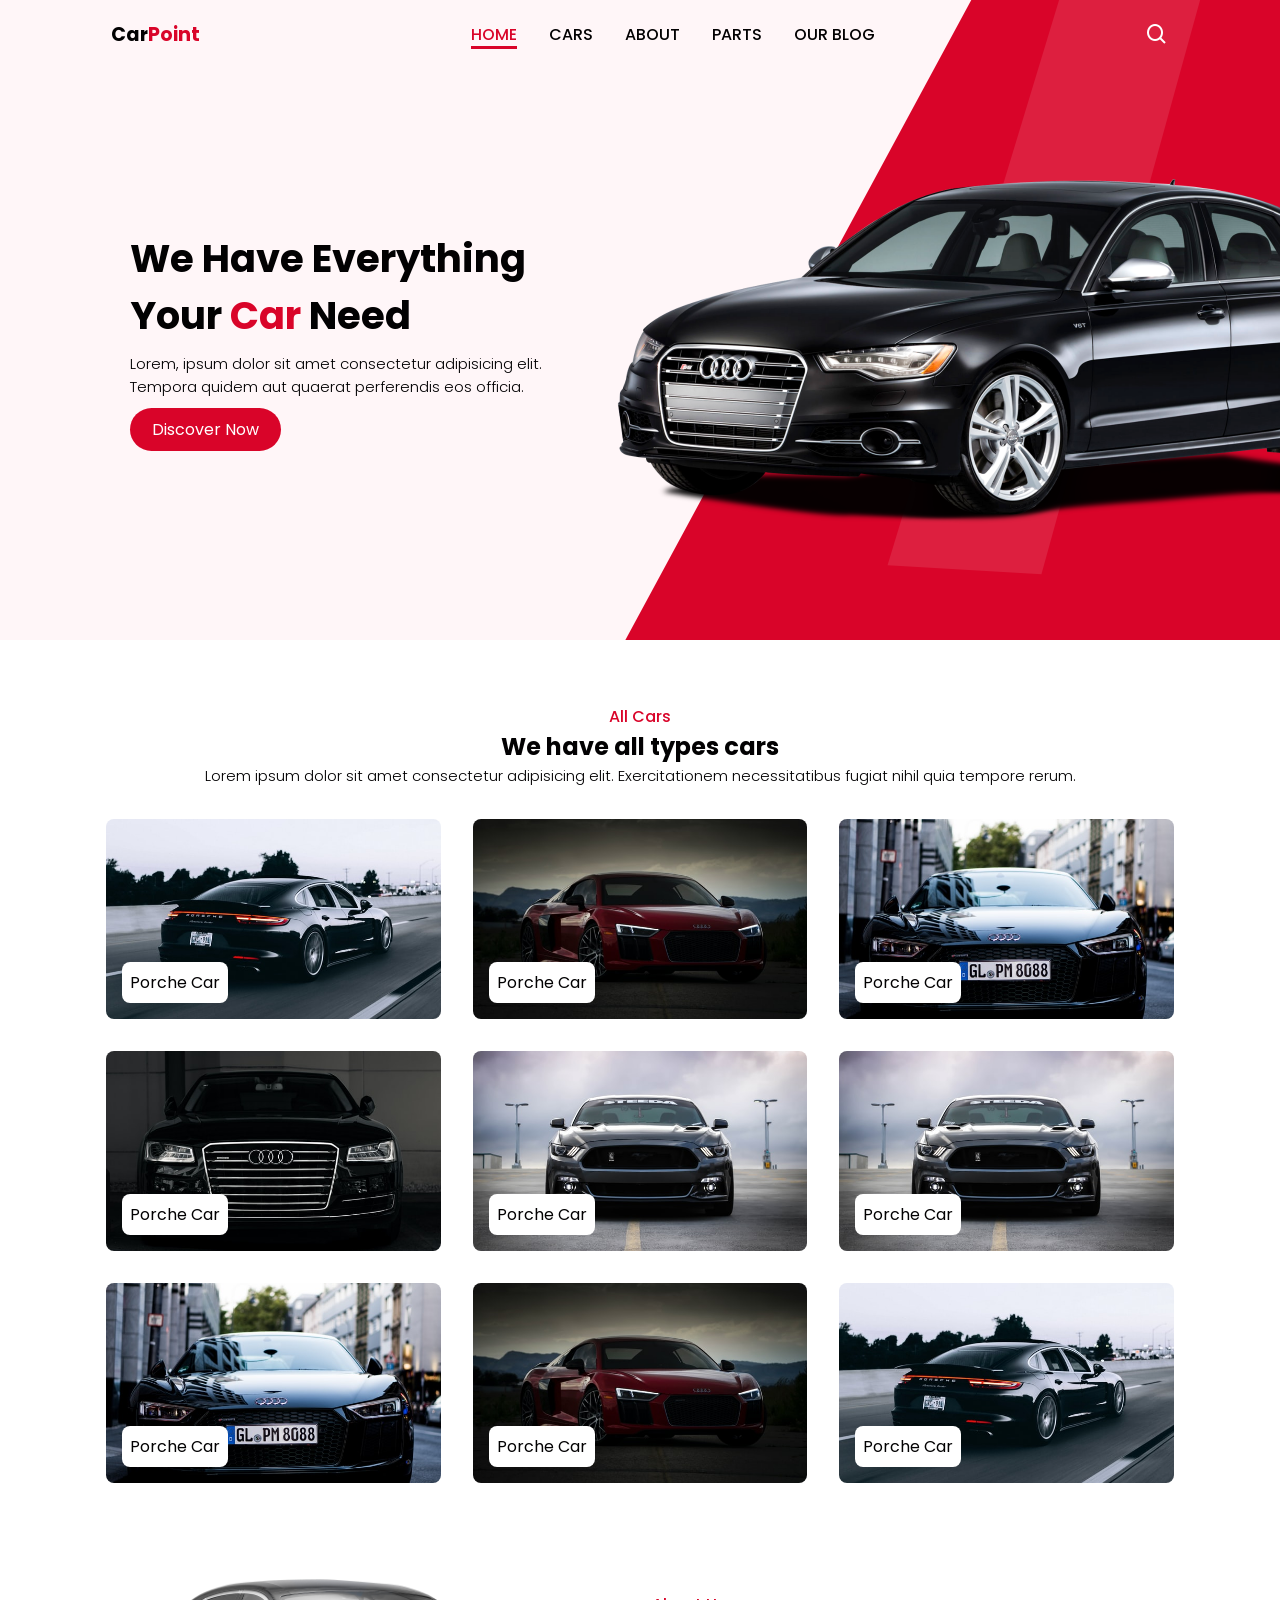
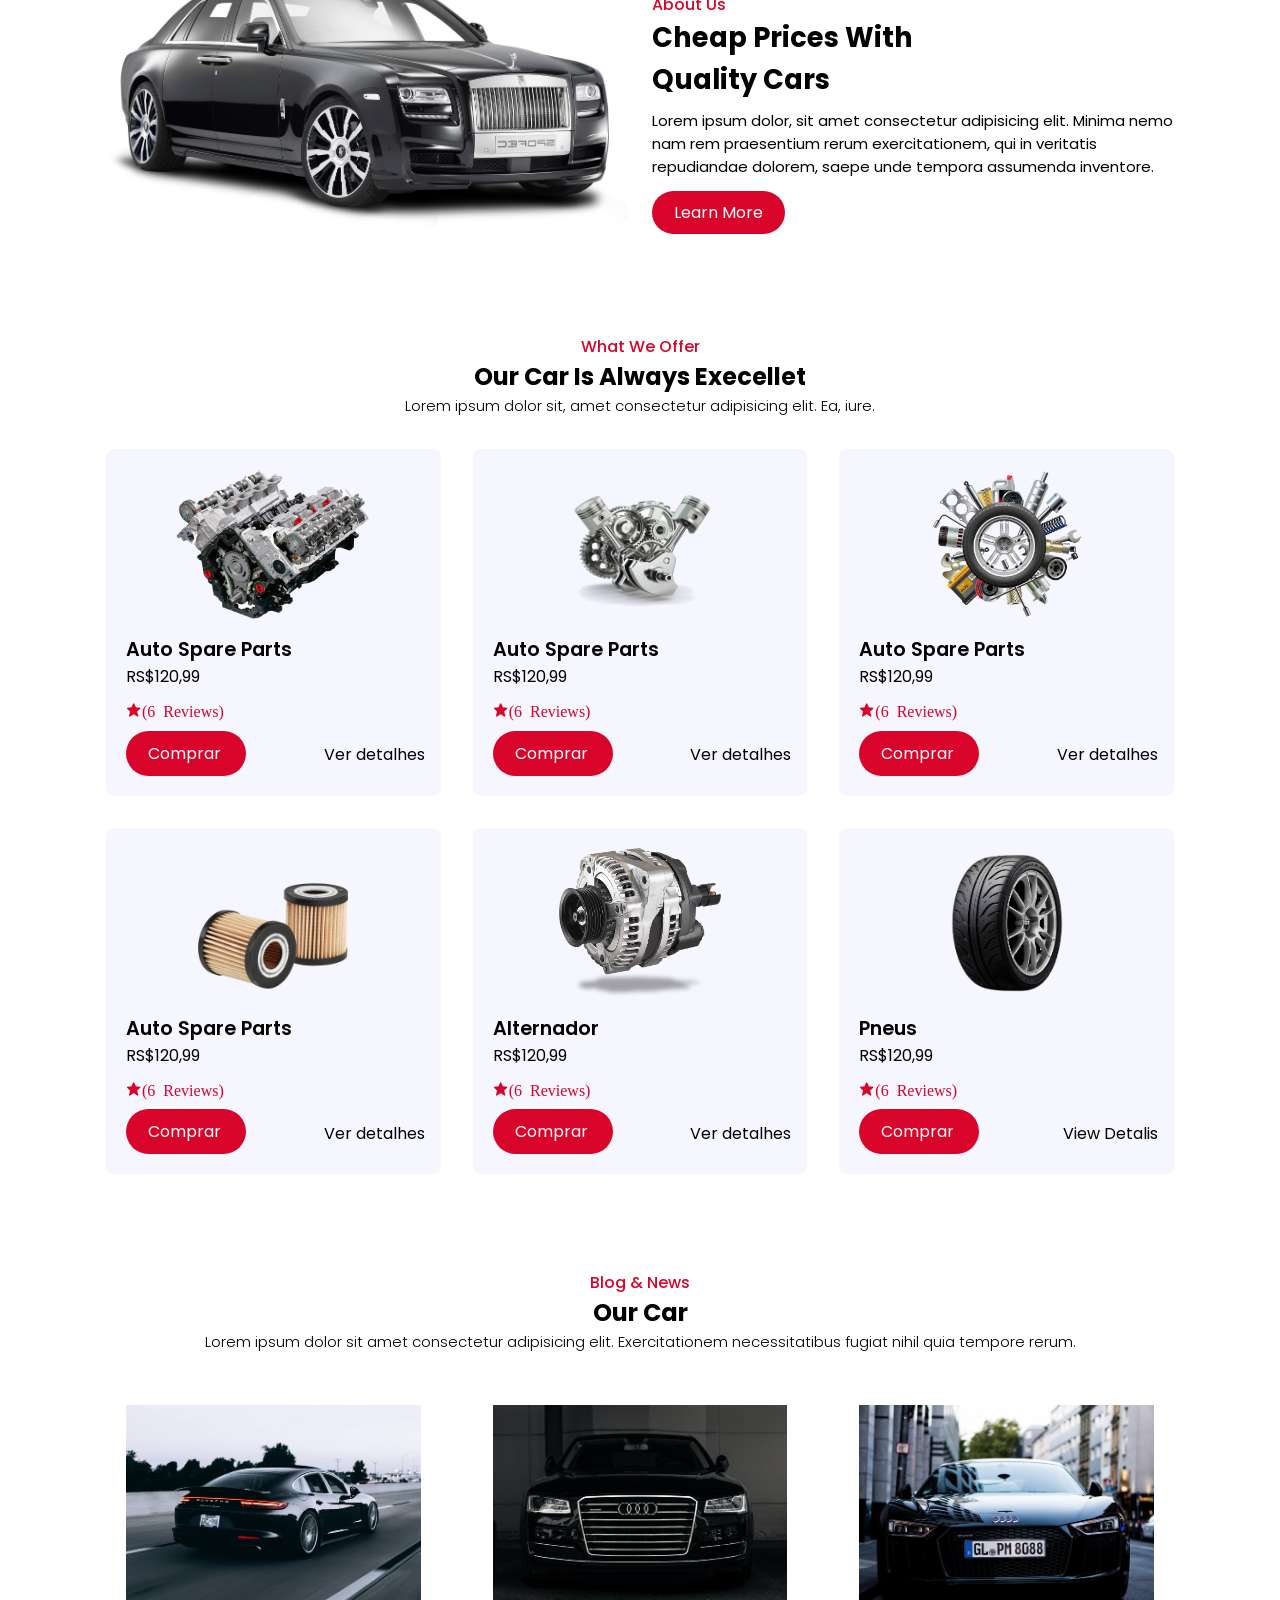
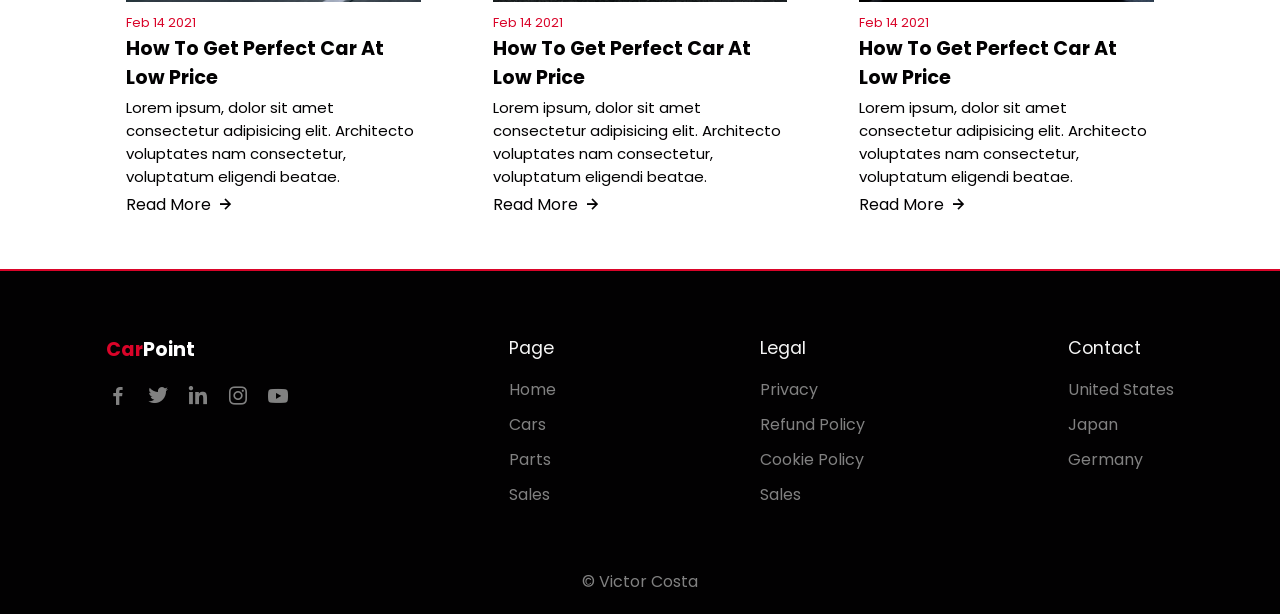
<file: index.html>
<!DOCTYPE html>
<html lang="pt-br">
  <head>
    <meta charset="UTF-8" />
    <meta http-equiv="X-UA-Compatible" content="IE=edge" />
    <meta name="viewport" content="width=device-width, initial-scale=1.0" />
    <title>Car</title>
    <!-- link do arquivo css -->
    <link rel="stylesheet" href="./css/style.css" />
    <!-- link box Icon -->
    <link
      href="https://unpkg.com/boxicons@2.1.4/css/boxicons.min.css"
      rel="stylesheet"
    />
  </head>
  <body>
    <!-- navbar -->
    <header>
      <!-- Navbar container -->
      <div class="nav container">
        <!-- menu Icon -->
        <i class="bx bx-menu" id="menu-icon"></i>
        <!-- menu logo -->
        <a href="#" class="logo">Car<span>Point</span></a>
        <!-- Nav List -->
        <ul class="navbar">
          <li><a href="#home" class="active">Home</a></li>
          <li><a href="#cars">Cars</a></li>
          <li><a href="#about">About</a></li>
          <li><a href="#parts">Parts</a></li>
          <li><a href="#blog">Our Blog</a></li>
        </ul>
        <!-- Search Icon -->
        <i class="bx bx-search" id="search-icon"></i>
        <!-- Search Box -->
        <div class="search-box container">
          <input type="search" placeholder="Pesquise" name="" id="" />
        </div>
      </div>
    </header>
    <!-- home -->
    <section class="home" id="home">
      <div class="home-text">
        <h1>
          We Have Everything <br />
          Your <span>Car</span> Need
        </h1>
        <p>
          Lorem, ipsum dolor sit amet consectetur adipisicing elit.
          <br />Tempora quidem aut quaerat perferendis eos officia.
        </p>
        <!-- home button -->
        <a href="#" class="btn">Discover Now</a>
      </div>
    </section>

    <!-- Car Section-->
    <section class="cars" id="cars">
      <div class="heading">
        <span>All Cars</span>
        <h2>We have all types cars</h2>
        <p>
          Lorem ipsum dolor sit amet consectetur adipisicing elit.
          Exercitationem necessitatibus fugiat nihil quia tempore rerum.
        </p>
      </div>
      <!-- car container -->
      <div class="cars-container container">
        <!-- CAR 1 -->
        <div class="box">
          <img src="./assets/car1.jpg" alt="carros" />
          <h2>Porche Car</h2>
        </div>
        <!-- CAR 2 -->
        <div class="box">
          <img src="./assets/car2.jpg" alt="carros" />
          <h2>Porche Car</h2>
        </div>
        <!-- CAR  3 -->
        <div class="box">
          <img src="./assets/car3.jpg" alt="carros" />
          <h2>Porche Car</h2>
        </div>
        <!-- CAR  4-->
        <div class="box">
          <img src="./assets/car4.jpg" alt="carros" />
          <h2>Porche Car</h2>
        </div>
        <!-- CAR 5 -->
        <div class="box">
          <img src="./assets/car6.jpg" alt="carros" />
          <h2>Porche Car</h2>
        </div>
        <!-- CAR 6 -->
        <div class="box">
          <img src="./assets/car6.jpg" alt="carros" />
          <h2>Porche Car</h2>
        </div>

        <!-- CAR 7 -->
        <div class="box">
          <img src="./assets/car3.jpg" alt="carros" />
          <h2>Porche Car</h2>
        </div>
        <!-- CAR 8 -->
        <div class="box">
          <img src="./assets/car2.jpg" alt="carros" />
          <h2>Porche Car</h2>
        </div>
        <!-- CAR 9 -->
        <div class="box">
          <img src="./assets/car1.jpg" alt="carros" />
          <h2>Porche Car</h2>
        </div>
      </div>
    </section>

    <!-- About -->
    <section class="about container" id="about">
      <div class="about-img">
        <img src="./assets/about.png" alt="" />
      </div>

      <div class="about-text">
        <span>About Us</span>
        <h2>
          Cheap Prices With <br />
          Quality Cars
        </h2>
        <p>
          Lorem ipsum dolor, sit amet consectetur adipisicing elit. Minima nemo
          nam rem praesentium rerum exercitationem, qui in veritatis repudiandae
          dolorem, saepe unde tempora assumenda inventore.
        </p>
        <!-- About Button-->
        <a href="#" class="btn">Learn More</a>
      </div>
    </section>
    <!-- parte Section -->
    <section class="parts" id="parts">
      <div class="heading">
        <span>What We Offer</span>
        <h2>Our Car Is Always Execellet</h2>
        <p>
          Lorem ipsum dolor sit, amet consectetur adipisicing elit. Ea, iure.
        </p>
      </div>

      <!-- parte Container -->
      <div class="parts-container container">
        <!-- ---------Box 1  ------------->
        <div class="box">
          <img src="./assets/part1.png" alt="" />
          <h3>Auto Spare Parts</h3>
          <span>RS$120,99</span>
          <i class="bx bxs-star">(6 Reviews)</i>
          <a href="#" class="btn">Comprar</a>
          <a href="./pages/autoSpare1.html" class="details">Ver detalhes</a>
        </div>

        <!-- ---------Box  2 ------------->
        <div class="box">
          <img src="./assets/part2.png" alt="" />
          <h3>Auto Spare Parts</h3>
          <span>RS$120,99</span>
          <i class="bx bxs-star">(6 Reviews)</i>
          <a href="#" class="btn">Comprar</a>
          <a href="./pages/autoSpare2.html" class="details">Ver detalhes</a>
        </div>

        <!-- ---------Box 3  ------------->
        <div class="box">
          <img src="./assets/part3.png" alt="" />
          <h3>Auto Spare Parts</h3>
          <span>RS$120,99</span>
          <i class="bx bxs-star">(6 Reviews)</i>
          <a href="#" class="btn">Comprar</a>
          <a href="./pages/autoSpare3.html" class="details">Ver detalhes</a>
        </div>
        <!-- ---------Box 4  ------------->
        <div class="box">
          <img src="./assets/part4.png" alt="" />
          <h3>Auto Spare Parts</h3>
          <span>RS$120,99</span>
          <i class="bx bxs-star">(6 Reviews)</i>
          <a href="#" class="btn">Comprar</a>
          <a href="./pages/autoSpare4.html" class="details">Ver detalhes</a>
        </div>
        <!-- ---------Box 5  ------------->
        <div class="box">
          <img src="./assets/part5.png" alt="" />
          <h3>Alternador</h3>
          <span>RS$120,99</span>
          <i class="bx bxs-star">(6 Reviews)</i>
          <a href="#" class="btn">Comprar</a>
          <a href="./pages/alternador.html" class="details">Ver detalhes</a>
        </div>

        <!-- ---------Box 6  ------------->
        <div class="box">
          <img src="./assets/part6.png" alt="" />
          <h3>Pneus</h3>
          <span>RS$120,99</span>
          <i class="bx bxs-star">(6 Reviews)</i>
          <a href="#" class="btn">Comprar</a>
          <a href="./pages/pneu.html" class="details">View Detalis</a>
        </div>
      </div>
    </section>
    <!-- --------- Blog Container  ------------->
    <section class="blog" id="blog">
      <div class="heading">
        <span>Blog & News</span>
        <h2>Our Car</h2>
        <p>
          Lorem ipsum dolor sit amet consectetur adipisicing elit.
          Exercitationem necessitatibus fugiat nihil quia tempore rerum.
        </p>
      </div>
      <!-- --------- Blog Container  ------------->
      <div class="blog-container container">
        <!-- --------- Blog 1  ------------->
        <div class="box">
          <img src="./assets/car1.jpg" alt="" />
          <span>Feb 14 2021</span>
          <h3>How To Get Perfect Car At Low Price</h3>
          <p>
            Lorem ipsum, dolor sit amet consectetur adipisicing elit. Architecto
            voluptates nam consectetur, voluptatum eligendi beatae.
          </p>
          <a href="#" class="blog-btn"
            >Read More<i class="bx bx-right-arrow-alt"></i
          ></a>
        </div>
        <!-- --------- Blog 2  ------------->
        <div class="box">
          <img src="./assets/car4.jpg" alt="" />
          <span>Feb 14 2021</span>
          <h3>How To Get Perfect Car At Low Price</h3>
          <p>
            Lorem ipsum, dolor sit amet consectetur adipisicing elit. Architecto
            voluptates nam consectetur, voluptatum eligendi beatae.
          </p>
          <a href="#" class="blog-btn"
            >Read More<i class="bx bx-right-arrow-alt"></i
          ></a>
        </div>

        <!-- --------- Blog 3  ------------->
        <div class="box">
          <img src="./assets/car3.jpg" alt="" />
          <span>Feb 14 2021</span>
          <h3>How To Get Perfect Car At Low Price</h3>
          <p>
            Lorem ipsum, dolor sit amet consectetur adipisicing elit. Architecto
            voluptates nam consectetur, voluptatum eligendi beatae.
          </p>
          <a href="#" class="blog-btn"
            >Read More<i class="bx bx-right-arrow-alt"></i
          ></a>
        </div>
      </div>
    </section>
    <!-- footer -->
    <section class="footer">
      <div class="footer-container container">
        <div class="footer-box">
          <a href="" class="logo"><span>Car</span>Point</a>
          <div class="social">
            <a href="#"><i class="bx bxl-facebook"></i></a>
            <a href="#"><i class="bx bxl-twitter"></i></a>
            <a href="#"><i class="bx bxl-linkedin"></i></a>
            <a href="#"><i class="bx bxl-instagram"></i></a>
            <a href="#"><i class="bx bxl-youtube"></i></a>
          </div>
        </div>
        <div class="footer-box">
          <h3>Page</h3>
          <a href="#">Home</a>
          <a href="#">Cars</a>
          <a href="#">Parts</a>
          <a href="#">Sales</a>
        </div>
        <div class="footer-box">
          <h3>Legal</h3>
          <a href="#">Privacy</a>
          <a href="#">Refund Policy</a>
          <a href="#">Cookie Policy</a>
          <a href="#">Sales</a>
        </div>

        <div class="footer-box">
          <h3>Contact</h3>
          <p>United States</p>
          <p>Japan</p>
          <p>Germany</p>
        </div>
      </div>
    </section>
    <!-- Copyright -->
    <div class="copyright">
      <p>&#169; Victor Costa</p>
    </div>
    <script src="/js/main.js"></script>
  </body>
</html>
</file>
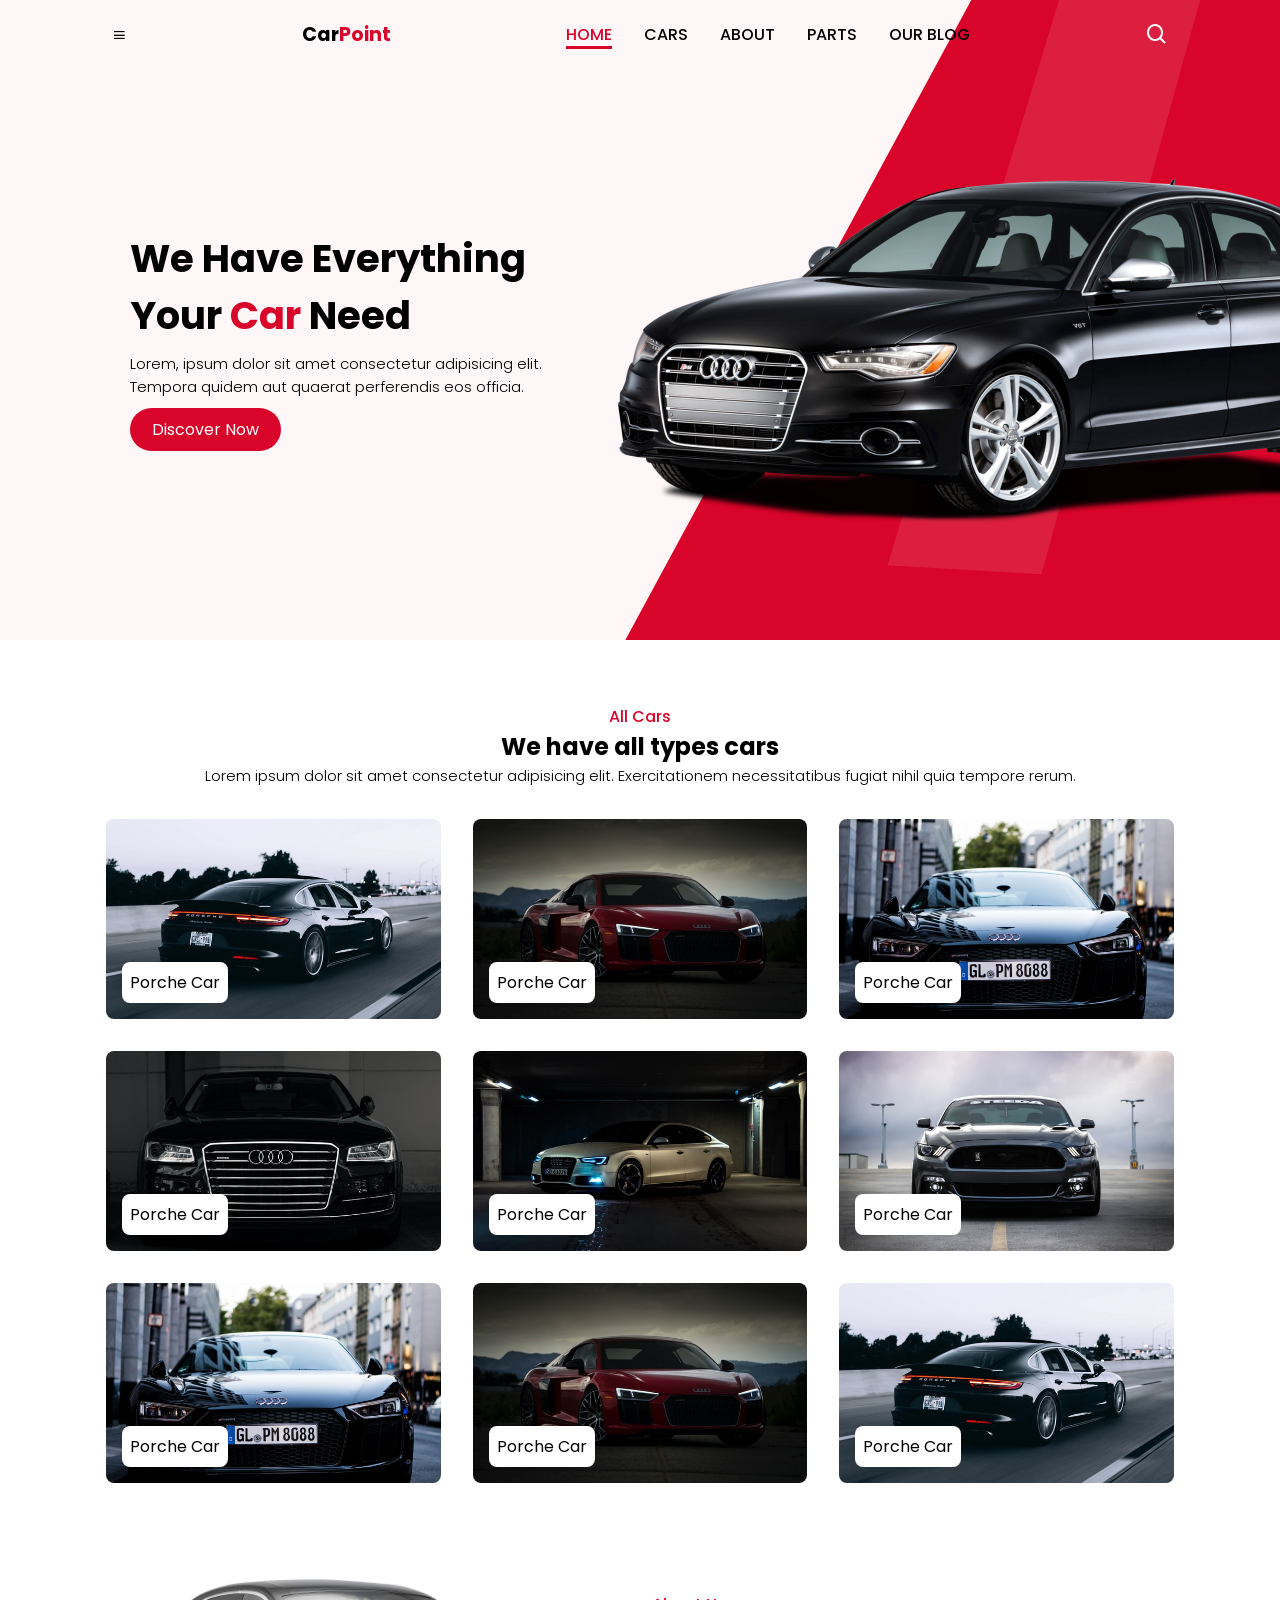
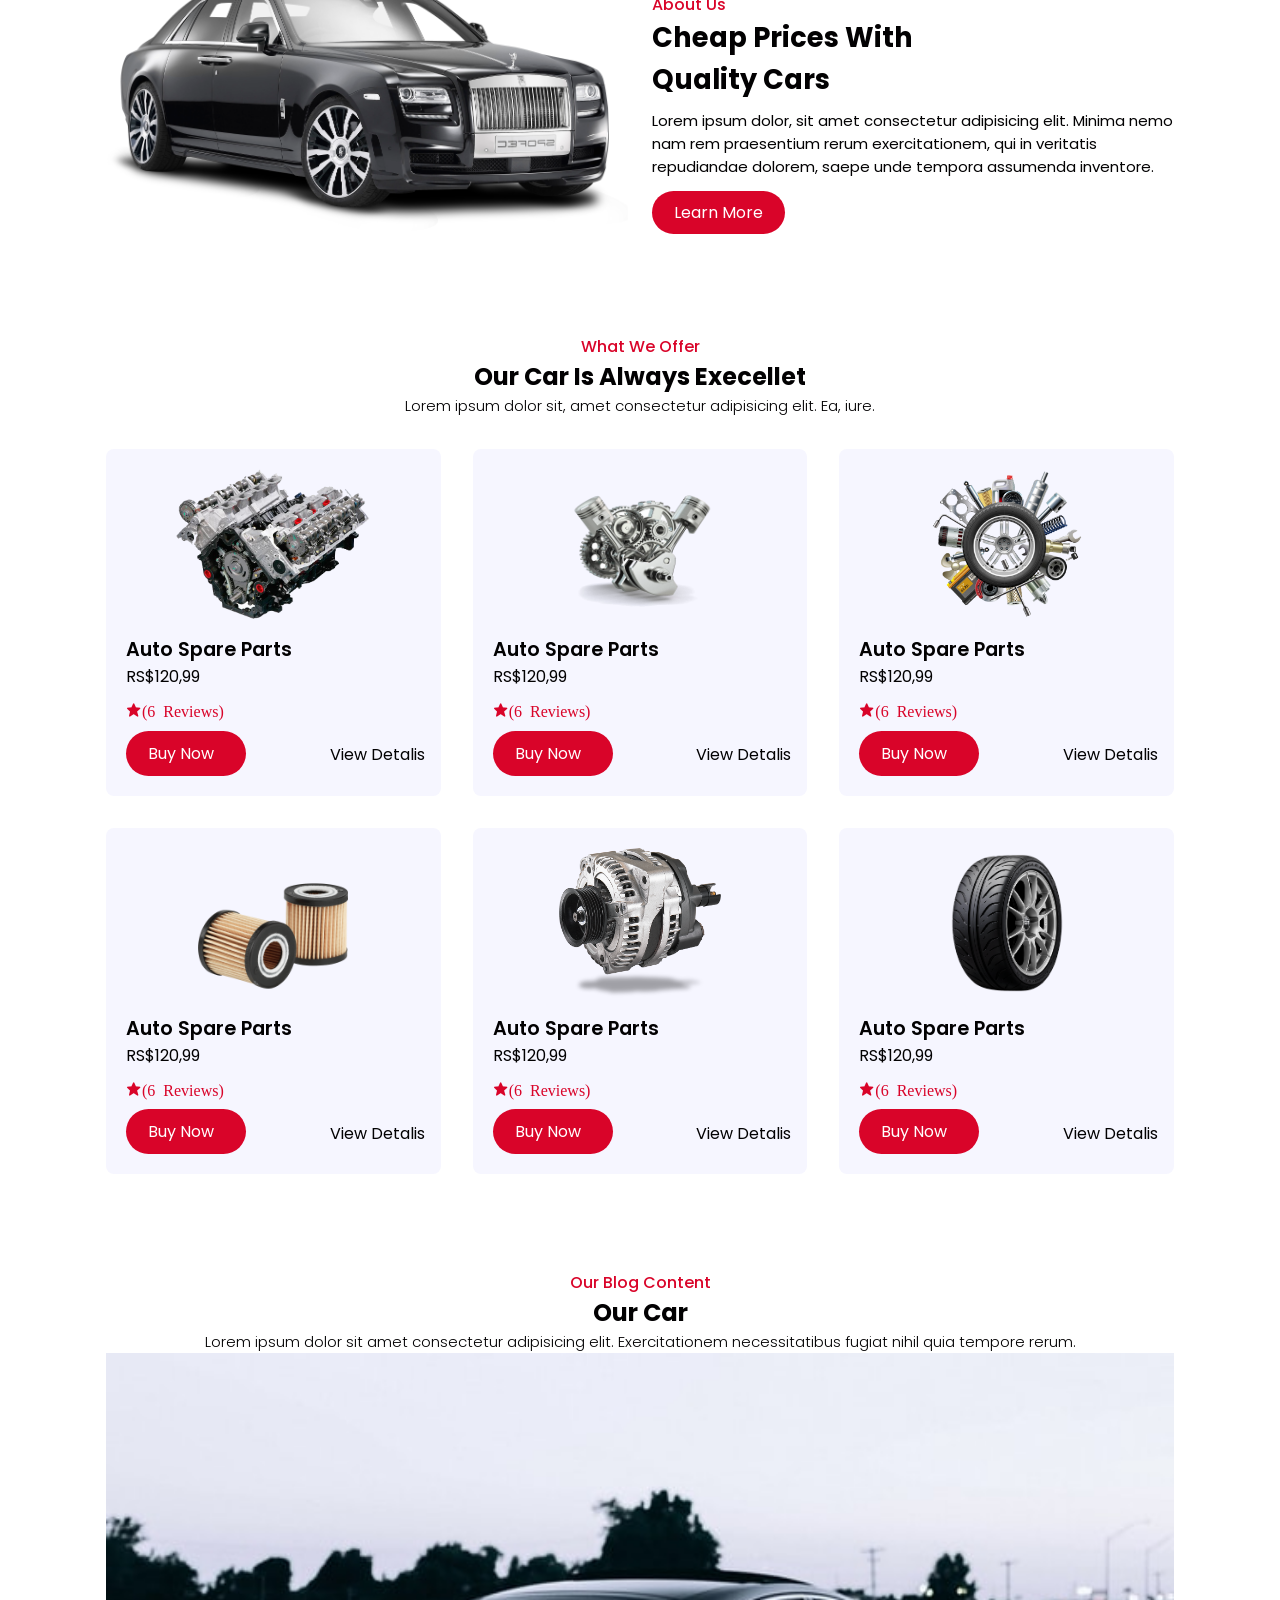
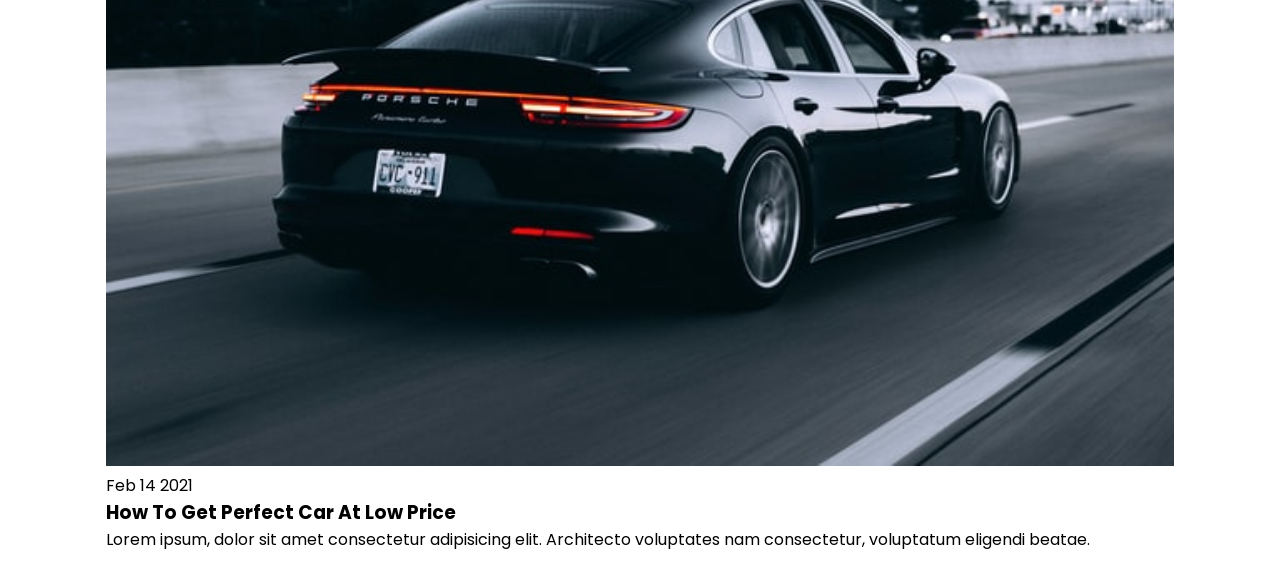
<file: src/index.html>
<!DOCTYPE html>
<html lang="pt-br">
  <head>
    <meta charset="UTF-8" />
    <meta http-equiv="X-UA-Compatible" content="IE=edge" />
    <meta name="viewport" content="width=device-width, initial-scale=1.0" />
    <title>Car</title>
    <!-- link do arquivo css -->
    <link rel="stylesheet" href="/src/css/style.css" />
    <!-- link box Icon -->
    <link
      href="https://unpkg.com/boxicons@2.1.4/css/boxicons.min.css"
      rel="stylesheet"
    />
  </head>
  <body>
    <!-- navbar -->
    <header>
      <!-- Navbar container -->
      <div class="nav container">
        <!-- menu Icon -->
        <i class="bx bx-menu" id="meu-icon"></i>
        <!-- menu logo -->
        <a href="#" class="logo">Car<span>Point</span></a>
        <!-- Nav List -->
        <ul class="navbar">
          <li><a href="#home" class="active">Home</a></li>
          <li><a href="#cars">Cars</a></li>
          <li><a href="#about">About</a></li>
          <li><a href="#parts">Parts</a></li>
          <li><a href="#blog">Our Blog</a></li>
        </ul>
        <!-- Search Icon -->
        <i class="bx bx-search" id="search-icon"></i>
        <!-- Search Box -->
        <div class="search-box container">
          <input type="search" placeholder="Pesquise" name="" id="" />
        </div>
      </div>
    </header>
    <!-- home -->
    <section class="home" id="home">
      <div class="home-text">
        <h1>
          We Have Everything <br />
          Your <span>Car</span> Need
        </h1>
        <p>
          Lorem, ipsum dolor sit amet consectetur adipisicing elit.
          <br />Tempora quidem aut quaerat perferendis eos officia.
        </p>
        <!-- home button -->
        <a href="#" class="btn">Discover Now</a>
      </div>
    </section>

    <!-- Car Section-->
    <section class="cars" id="cars">
      <div class="heading">
        <span>All Cars</span>
        <h2>We have all types cars</h2>
        <p>
          Lorem ipsum dolor sit amet consectetur adipisicing elit.
          Exercitationem necessitatibus fugiat nihil quia tempore rerum.
        </p>
      </div>
      <!-- car container -->
      <div class="cars-container container">
        <!-- CAR 1 -->
        <div class="box">
          <img src="assets/car1.jpg" alt="carros" />
          <h2>Porche Car</h2>
        </div>
        <!-- CAR 2 -->
        <div class="box">
          <img src="assets/car2.jpg" alt="carros" />
          <h2>Porche Car</h2>
        </div>
        <!-- CAR  3 -->
        <div class="box">
          <img src="assets/car3.jpg" alt="carros" />
          <h2>Porche Car</h2>
        </div>
        <!-- CAR  4-->
        <div class="box">
          <img src="assets/car4.jpg" alt="carros" />
          <h2>Porche Car</h2>
        </div>
        <!-- CAR 5 -->
        <div class="box">
          <img src="assets/car5.jpg" alt="carros" />
          <h2>Porche Car</h2>
        </div>
        <!-- CAR 6 -->
        <div class="box">
          <img src="assets/car6.jpg" alt="carros" />
          <h2>Porche Car</h2>
        </div>

        <!-- CAR 7 -->
        <div class="box">
          <img src="assets/car3.jpg" alt="carros" />
          <h2>Porche Car</h2>
        </div>
        <!-- CAR 8 -->
        <div class="box">
          <img src="assets/car2.jpg" alt="carros" />
          <h2>Porche Car</h2>
        </div>
        <!-- CAR 9 -->
        <div class="box">
          <img src="assets/car1.jpg" alt="carros" />
          <h2>Porche Car</h2>
        </div>
      </div>
    </section>

    <!-- About -->
    <section class="about container" id="about">
      <div class="about-img">
        <img src="/src/assets/about.png" alt="" />
      </div>

      <div class="about-text">
        <span>About Us</span>
        <h2>
          Cheap Prices With <br />
          Quality Cars
        </h2>
        <p>
          Lorem ipsum dolor, sit amet consectetur adipisicing elit. Minima nemo
          nam rem praesentium rerum exercitationem, qui in veritatis repudiandae
          dolorem, saepe unde tempora assumenda inventore.
        </p>
        <!-- About Button-->
        <a href="#" class="btn">Learn More</a>
      </div>
    </section>
    <!-- parte Section -->
    <section class="parts" id="parts">
      <div class="heading">
        <span>What We Offer</span>
        <h2>Our Car Is Always Execellet</h2>
        <p>
          Lorem ipsum dolor sit, amet consectetur adipisicing elit. Ea, iure.
        </p>
      </div>

      <!-- parte Container -->
      <div class="parts-container container">
        <!-- ---------Box 1  ------------->
        <div class="box">
          <img src="assets/part1.png" alt="" />
          <h3>Auto Spare Parts</h3>
          <span>RS$120,99</span>
          <i class="bx bxs-star">(6 Reviews)</i>
          <a href="#" class="btn">Buy Now</a>
          <a href="./pages/autoSpare1.html" class="details">View Detalis</a>
        </div>

        <!-- ---------Box  2 ------------->
        <div class="box">
          <img src="assets/part2.png" alt="" />
          <h3>Auto Spare Parts</h3>
          <span>RS$120,99</span>
          <i class="bx bxs-star">(6 Reviews)</i>
          <a href="#" class="btn">Buy Now</a>
          <a href="./pages/autoSpare2.html" class="details">View Detalis</a>
        </div>

        <!-- ---------Box 3  ------------->
        <div class="box">
          <img src="assets/part3.png" alt="" />
          <h3>Auto Spare Parts</h3>
          <span>RS$120,99</span>
          <i class="bx bxs-star">(6 Reviews)</i>
          <a href="#" class="btn">Buy Now</a>
          <a href="./pages/autoSpare3.html" class="details">View Detalis</a>
        </div>
        <!-- ---------Box 4  ------------->
        <div class="box">
          <img src="assets/part4.png" alt="" />
          <h3>Auto Spare Parts</h3>
          <span>RS$120,99</span>
          <i class="bx bxs-star">(6 Reviews)</i>
          <a href="#" class="btn">Buy Now</a>
          <a href="./pages/autoSpare4.html" class="details">View Detalis</a>
        </div>
        <!-- ---------Box 5  ------------->
        <div class="box">
          <img src="assets/part5.png" alt="" />
          <h3>Auto Spare Parts</h3>
          <span>RS$120,99</span>
          <i class="bx bxs-star">(6 Reviews)</i>
          <a href="#" class="btn">Buy Now</a>
          <a href="./pages/autoSpare5.html" class="details">View Detalis</a>
        </div>

        <!-- ---------Box 6  ------------->
        <div class="box">
          <img src="assets/part6.png" alt="" />
          <h3>Auto Spare Parts</h3>
          <span>RS$120,99</span>
          <i class="bx bxs-star">(6 Reviews)</i>
          <a href="#" class="btn">Buy Now</a>
          <a href="./pages/autoSpare6.html" class="details">View Detalis</a>
        </div>
      </div>
    </section>
    <!-- --------- Blog Container  ------------->
    <section class="blog" id="blog">
      <div class="heading">
        <span>Our Blog Content</span>
        <h2>Our Car</h2>
        <p>
          Lorem ipsum dolor sit amet consectetur adipisicing elit.
          Exercitationem necessitatibus fugiat nihil quia tempore rerum.
        </p>
      </div>
      <!-- --------- Blog Container  ------------->
      <div class="blog-container container">
        <!-- --------- Blog 1  ------------->
        <div class="box">
          <img src="/src/assets/car1.jpg" alt="" />
          <span>Feb 14 2021</span>
          <h3>How To Get Perfect Car At Low Price</h3>
          <p>
            Lorem ipsum, dolor sit amet consectetur adipisicing elit. Architecto
            voluptates nam consectetur, voluptatum eligendi beatae.
          </p>
        </div>
      </div>
    </section>
    <script src="/js/main.js"></script>
  </body>
</html>
</file>
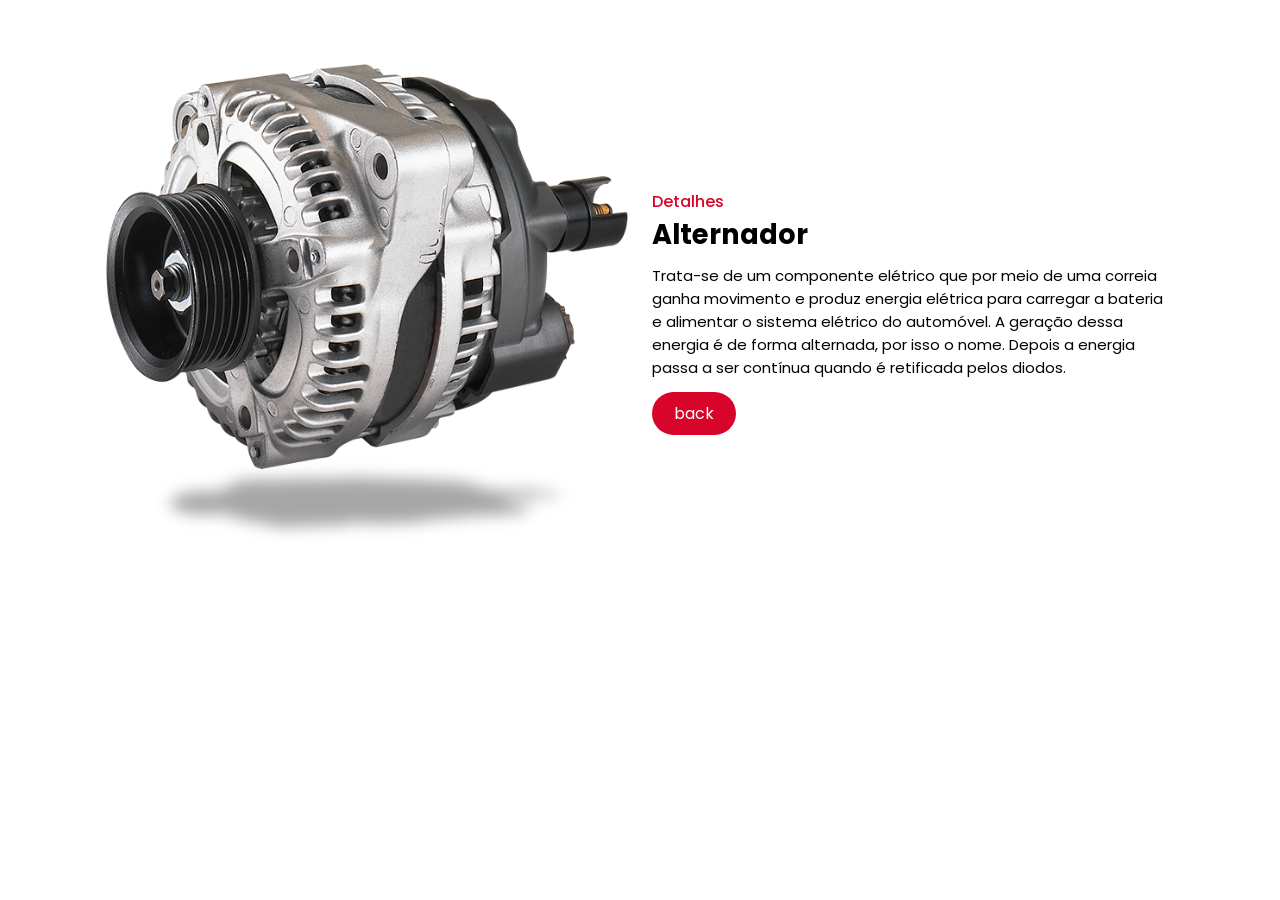
<file: pages/alternador.html>
<!DOCTYPE html>
<html lang="en">
  <head>
    <meta charset="UTF-8" />
    <meta http-equiv="X-UA-Compatible" content="IE=edge" />
    <meta name="viewport" content="width=device-width, initial-scale=1.0" />
    <title>Detalis</title>
    <!-- link do arquivo css -->
    <link rel="stylesheet" href="../css/detalis.css" />
    <!-- link box Icon -->
    <link
      href="https://unpkg.com/boxicons@2.1.4/css/boxicons.min.css"
      rel="stylesheet"
    />
  </head>
  <body>
    <!-- About -->
    <section class="about container" id="about">
      <div class="about-img">
        <img src="../assets/part5.png" alt="" />
      </div>

      <div class="about-text">
        <span>Detalhes</span>
        <h2>Alternador</h2>
        <p>
          Trata-se de um componente elétrico que por meio de uma correia ganha
          movimento e produz energia elétrica para carregar a bateria e
          alimentar o sistema elétrico do automóvel. A geração dessa energia é
          de forma alternada, por isso o nome. Depois a energia passa a ser
          contínua quando é retificada pelos diodos.
        </p>
        <!-- About Button-->
          <a href="/index.html" class="btn">back</a>
      </div>
    </section>
  </body>
</html>
</file>
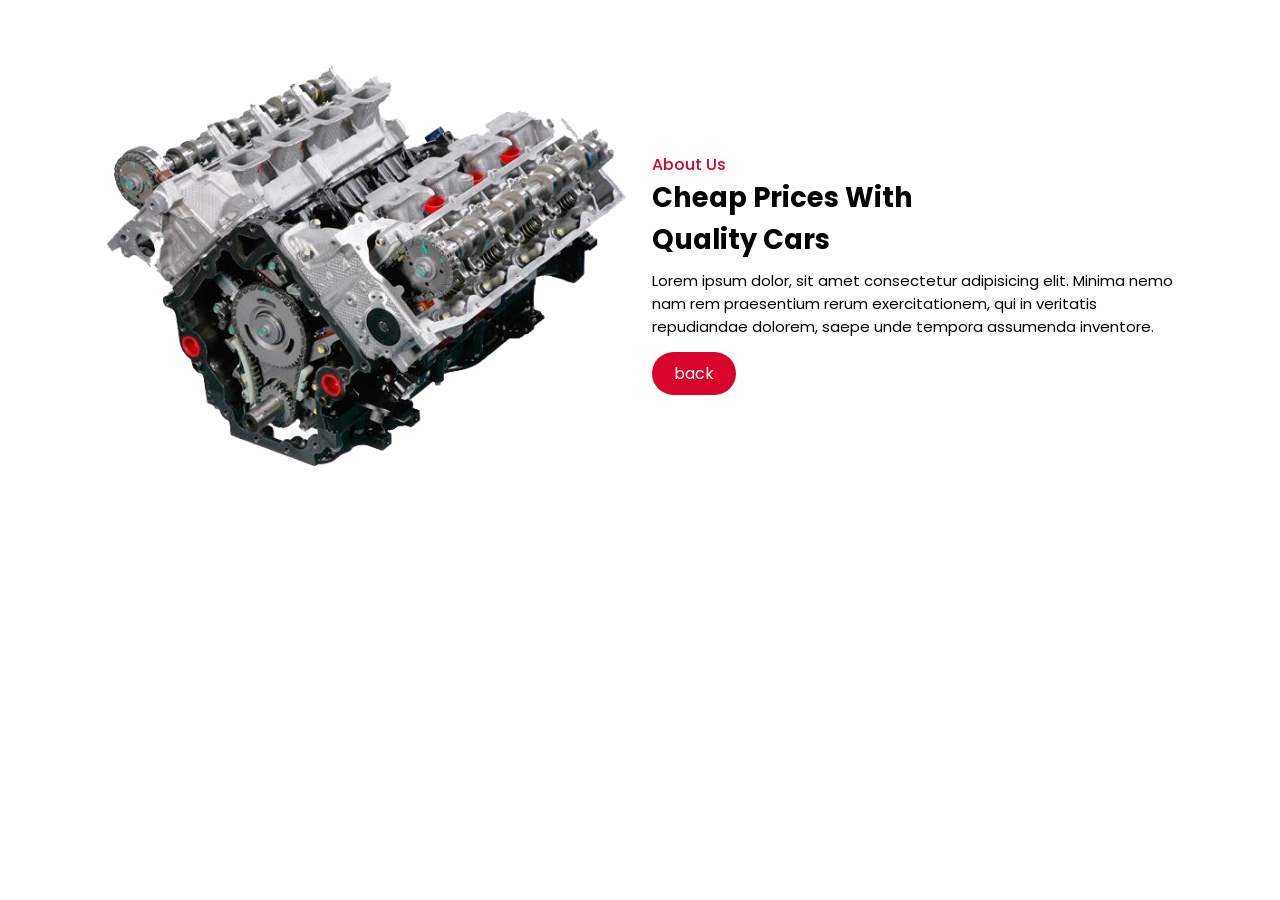
<file: pages/autoSpare.html>
<!DOCTYPE html>
<html lang="en">
  <head>
    <meta charset="UTF-8" />
    <meta http-equiv="X-UA-Compatible" content="IE=edge" />
    <meta name="viewport" content="width=device-width, initial-scale=1.0" />
    <title>Detalis</title>
 <!-- link do arquivo css -->
 <link rel="stylesheet" href="/css/detalis.css" />
      <!-- link box Icon -->
      <link
      href="https://unpkg.com/boxicons@2.1.4/css/boxicons.min.css"
      rel="stylesheet"
    />
  </head>
  <body>
   <!-- About -->
   <section class="about container" id="about">
    <div class="about-img">
      <img src="/assets/part1.png" alt="" />
    </div>

    <div class="about-text">
      <span>About Us</span>
      <h2>
        Cheap Prices With <br />
        Quality Cars
      </h2>
      <p>
        Lorem ipsum dolor, sit amet consectetur adipisicing elit. Minima nemo
        nam rem praesentium rerum exercitationem, qui in veritatis repudiandae
        dolorem, saepe unde tempora assumenda inventore.
      </p>
      <!-- About Button-->
      <a href="/index.html" class="btn">back</a>
    </div>
  </section>
  </body>
</html>
</file>
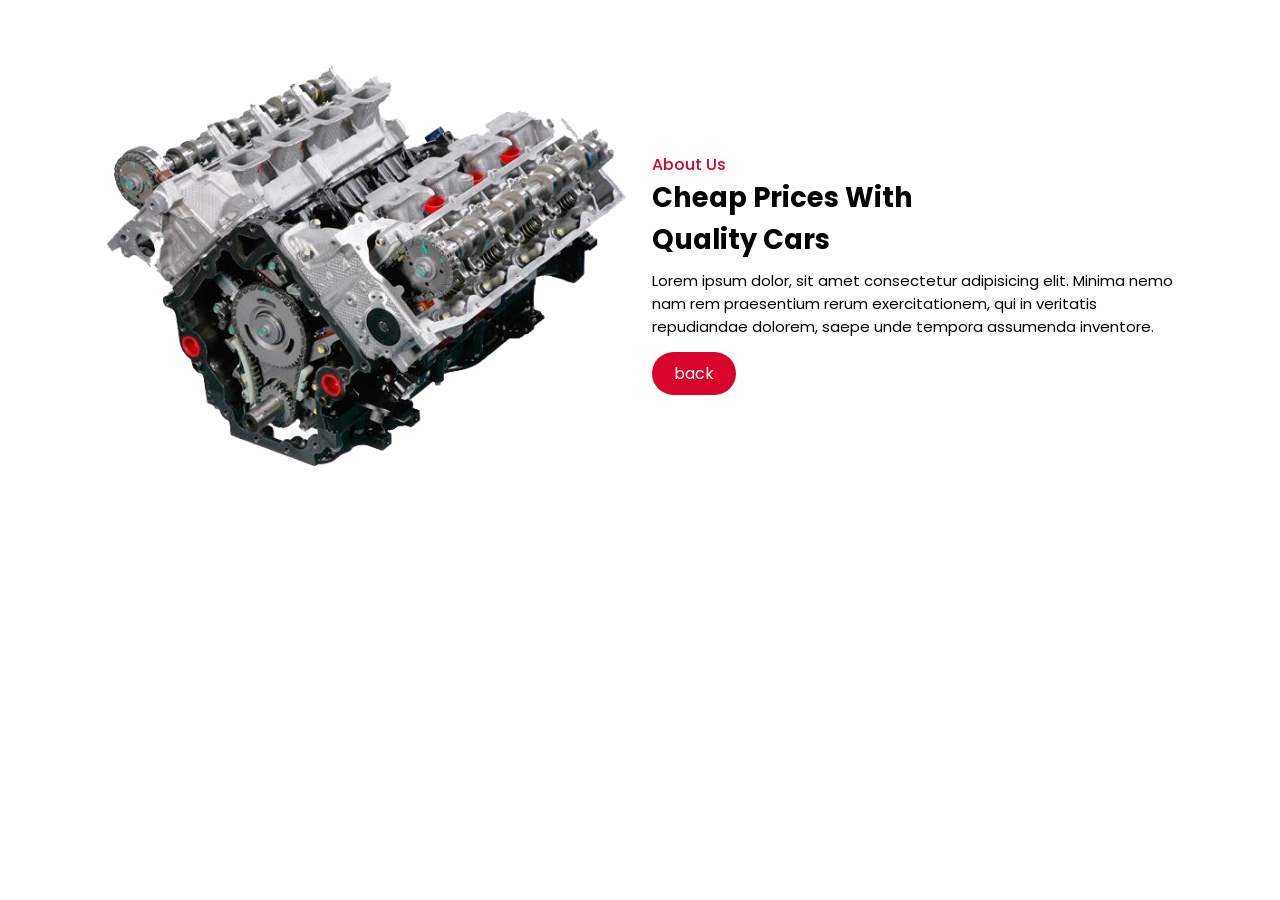
<file: pages/autoSpare1.html>
<!DOCTYPE html>
<html lang="en">
  <head>
    <meta charset="UTF-8" />
    <meta http-equiv="X-UA-Compatible" content="IE=edge" />
    <meta name="viewport" content="width=device-width, initial-scale=1.0" />
    <title>Detalis</title>
 <!-- link do arquivo css -->
 <link rel="stylesheet" href="../css/detalis.css" />
      <!-- link box Icon -->
      <link
      href="https://unpkg.com/boxicons@2.1.4/css/boxicons.min.css"
      rel="stylesheet"
    />
  </head>
  <body>
   <!-- About -->
   <section class="about container" id="about">
    <div class="about-img">
      <img src="../assets/part1.png" alt="" />
    </div>

    <div class="about-text">
      <span>About Us</span>
      <h2>
        Cheap Prices With <br />
        Quality Cars
      </h2>
      <p>
        Lorem ipsum dolor, sit amet consectetur adipisicing elit. Minima nemo
        nam rem praesentium rerum exercitationem, qui in veritatis repudiandae
        dolorem, saepe unde tempora assumenda inventore.
      </p>
      <!-- About Button-->
      <a href="/index.html" class="btn">back</a>
    </div>
  </section>
  </body>
</html>
</file>
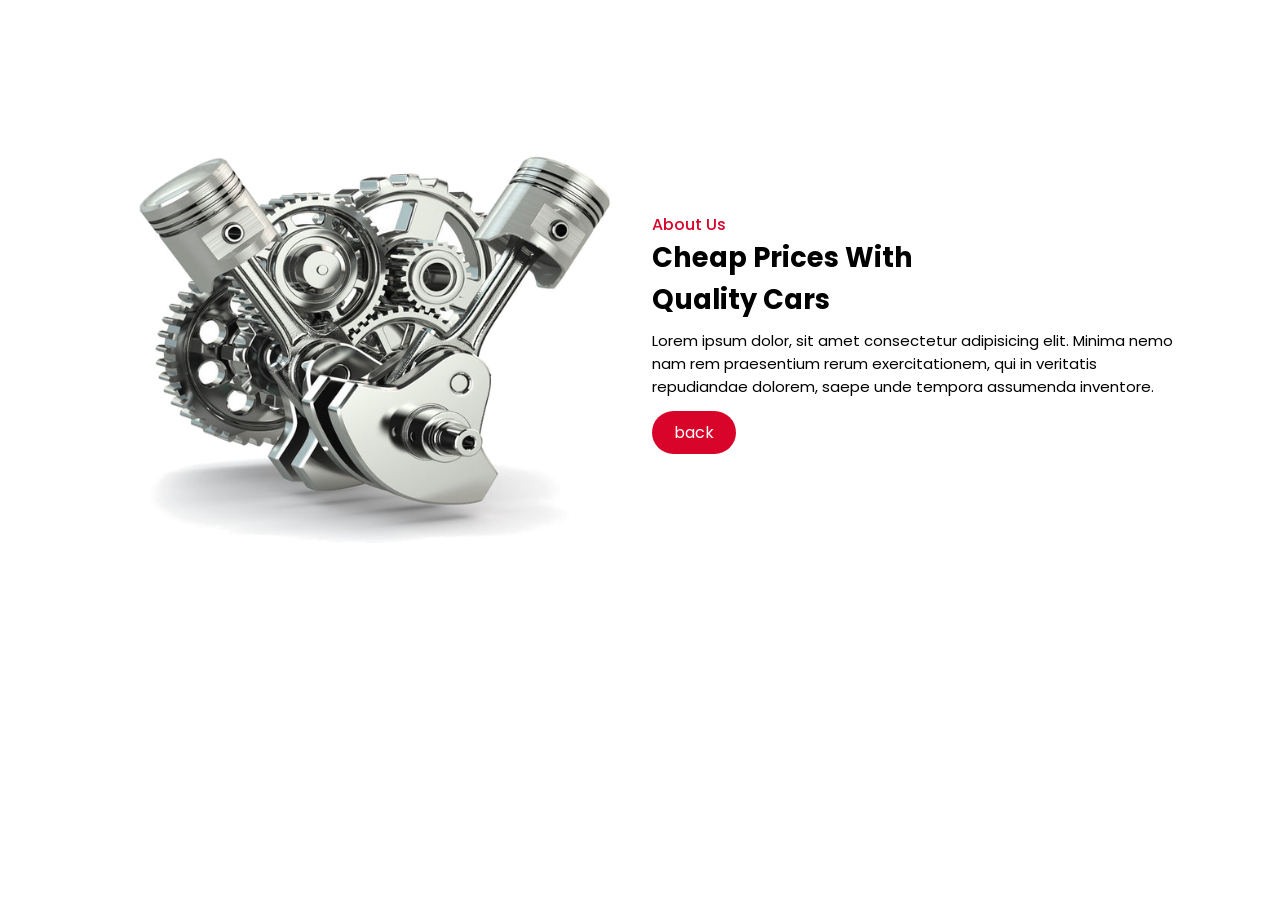
<file: pages/autoSpare2.html>
<!DOCTYPE html>
<html lang="en">
  <head>
    <meta charset="UTF-8" />
    <meta http-equiv="X-UA-Compatible" content="IE=edge" />
    <meta name="viewport" content="width=device-width, initial-scale=1.0" />
    <title>Detalis</title>
 <!-- link do arquivo css -->
 <link rel="stylesheet" href="../css/detalis.css" />
      <!-- link box Icon -->
      <link
      href="https://unpkg.com/boxicons@2.1.4/css/boxicons.min.css"
      rel="stylesheet"
    />
  </head>
  <body>
   <!-- About -->
   <section class="about container" id="about">
    <div class="about-img">
      <img src="../assets/part2.png" alt="" />
    </div>

    <div class="about-text">
      <span>About Us</span>
      <h2>
        Cheap Prices With <br />
        Quality Cars
      </h2>
      <p>
        Lorem ipsum dolor, sit amet consectetur adipisicing elit. Minima nemo
        nam rem praesentium rerum exercitationem, qui in veritatis repudiandae
        dolorem, saepe unde tempora assumenda inventore.
      </p>
      <!-- About Button-->
      <a href="/index.html" class="btn">back</a>
    </div>
  </section>
  </body>
</html>
</file>
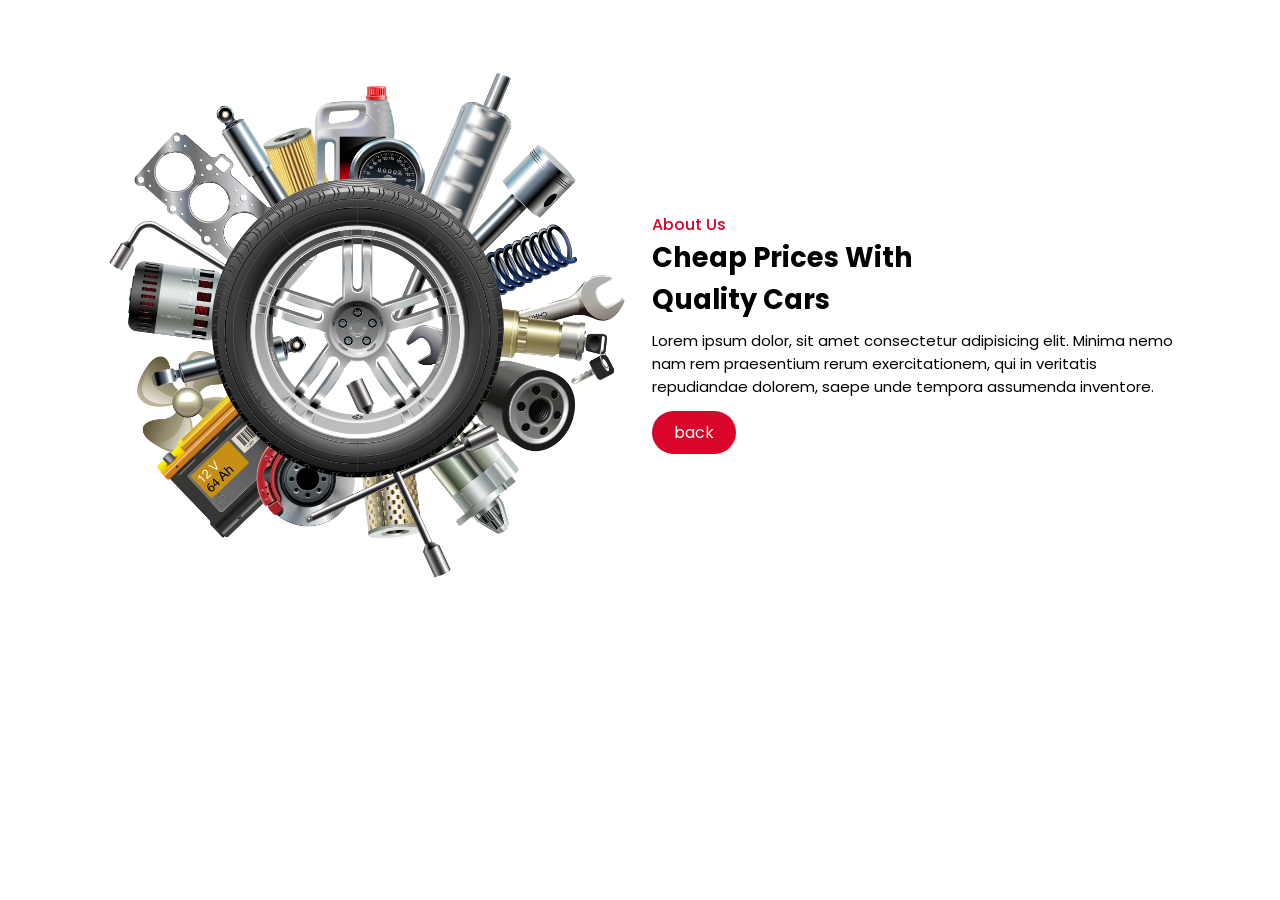
<file: pages/autoSpare3.html>
<!DOCTYPE html>
<html lang="en">
  <head>
    <meta charset="UTF-8" />
    <meta http-equiv="X-UA-Compatible" content="IE=edge" />
    <meta name="viewport" content="width=device-width, initial-scale=1.0" />
    <title>Detalis</title>
 <!-- link do arquivo css -->
 <link rel="stylesheet" href="../css/detalis.css" />
      <!-- link box Icon -->
      <link
      href="https://unpkg.com/boxicons@2.1.4/css/boxicons.min.css"
      rel="stylesheet"
    />
  </head>
  <body>
   <!-- About -->
   <section class="about container" id="about">
    <div class="about-img">
      <img src="../assets/part3.png" alt="" />
    </div>

    <div class="about-text">
      <span>About Us</span>
      <h2>
        Cheap Prices With <br />
        Quality Cars
      </h2>
      <p>
        Lorem ipsum dolor, sit amet consectetur adipisicing elit. Minima nemo
        nam rem praesentium rerum exercitationem, qui in veritatis repudiandae
        dolorem, saepe unde tempora assumenda inventore.
      </p>
      <!-- About Button-->
      <a href="/index.html" class="btn">back</a>
    </div>
  </section>
  </body>
</html>
</file>
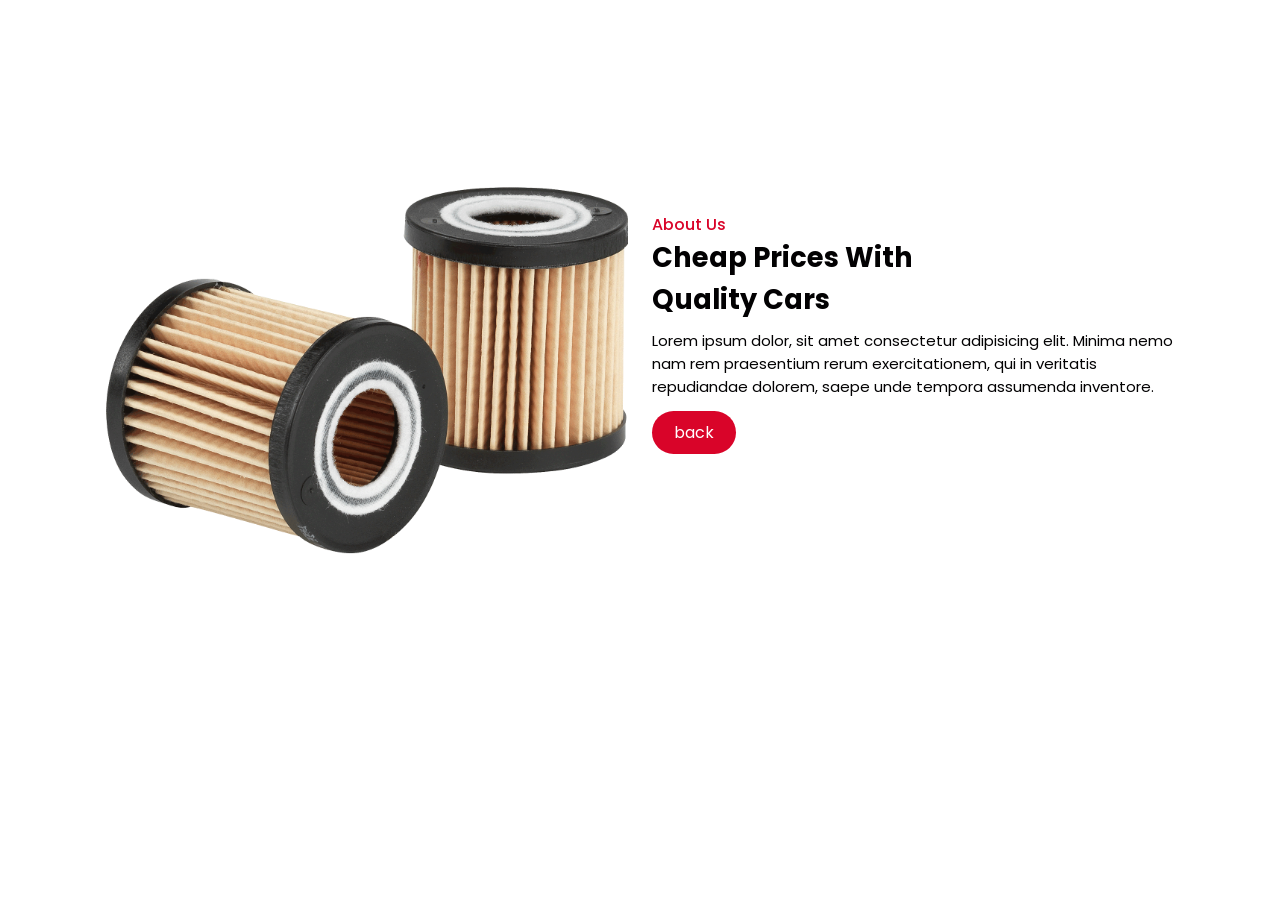
<file: pages/autoSpare4.html>
<!DOCTYPE html>
<html lang="en">
  <head>
    <meta charset="UTF-8" />
    <meta http-equiv="X-UA-Compatible" content="IE=edge" />
    <meta name="viewport" content="width=device-width, initial-scale=1.0" />
    <title>Detalis</title>
 <!-- link do arquivo css -->
 <link rel="stylesheet" href="../css/detalis.css" />
      <!-- link box Icon -->
      <link
      href="https://unpkg.com/boxicons@2.1.4/css/boxicons.min.css"
      rel="stylesheet"
    />
  </head>
  <body>
   <!-- About -->
   <section class="about container" id="about">
    <div class="about-img">
      <img src="../assets/part4.png" alt="" />
    </div>

    <div class="about-text">
      <span>About Us</span>
      <h2>
        Cheap Prices With <br />
        Quality Cars
      </h2>
      <p>
        Lorem ipsum dolor, sit amet consectetur adipisicing elit. Minima nemo
        nam rem praesentium rerum exercitationem, qui in veritatis repudiandae
        dolorem, saepe unde tempora assumenda inventore.
      </p>
      <!-- About Button-->
      <a href="/index.html" class="btn">back</a>
    </div>
  </section>
  </body>
</html>
</file>
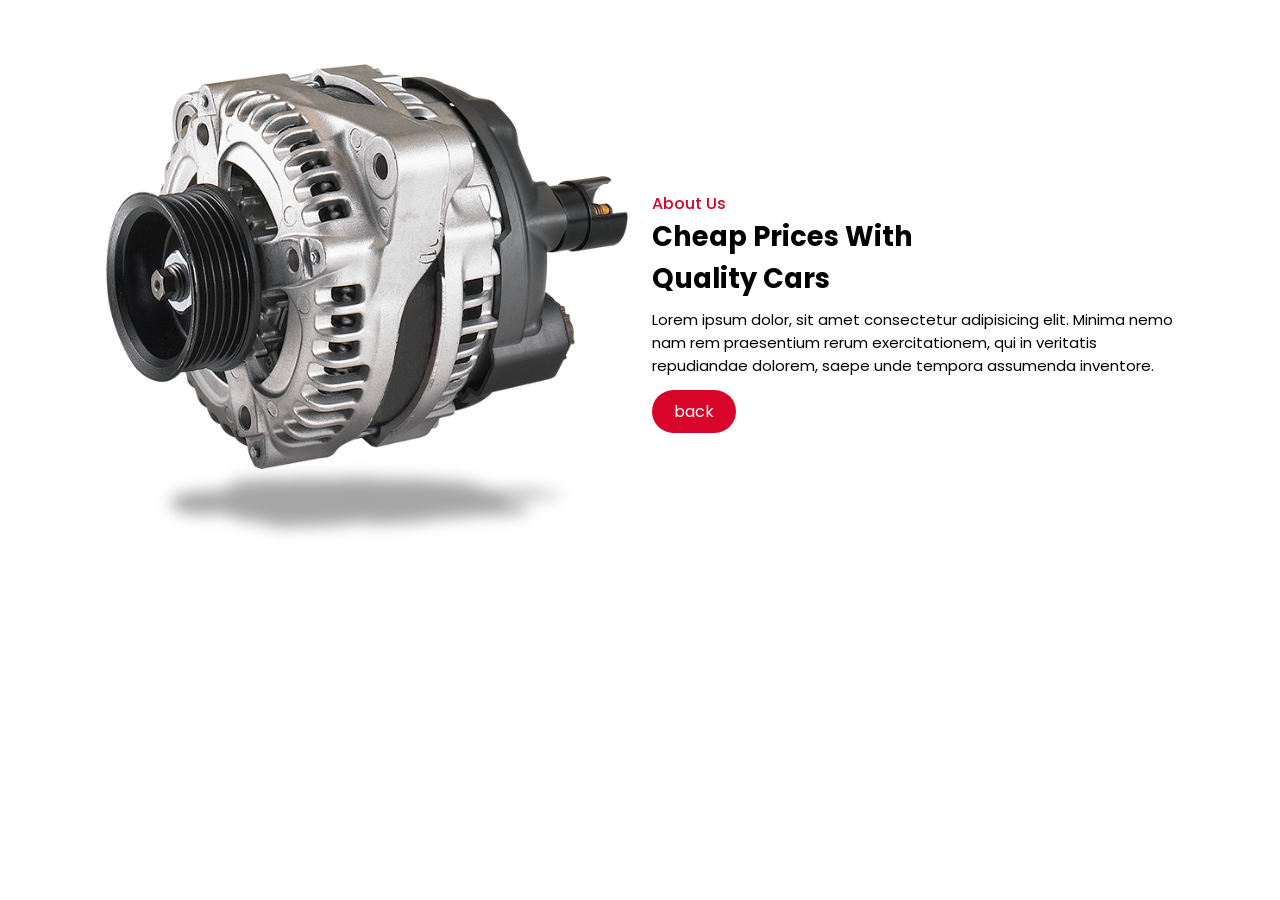
<file: pages/autoSpare5.html>
<!DOCTYPE html>
<html lang="en">
  <head>
    <meta charset="UTF-8" />
    <meta http-equiv="X-UA-Compatible" content="IE=edge" />
    <meta name="viewport" content="width=device-width, initial-scale=1.0" />
    <title>Detalis</title>
 <!-- link do arquivo css -->
 <link rel="stylesheet" href="../css/detalis.css" />
      <!-- link box Icon -->
      <link
      href="https://unpkg.com/boxicons@2.1.4/css/boxicons.min.css"
      rel="stylesheet"
    />
  </head>
  <body>
   <!-- About -->
   <section class="about container" id="about">
    <div class="about-img">
      <img src="../assets/part5.png" alt="" />
    </div>

    <div class="about-text">
      <span>About Us</span>
      <h2>
        Cheap Prices With <br />
        Quality Cars
      </h2>
      <p>
        Lorem ipsum dolor, sit amet consectetur adipisicing elit. Minima nemo
        nam rem praesentium rerum exercitationem, qui in veritatis repudiandae
        dolorem, saepe unde tempora assumenda inventore.
      </p>
      <!-- About Button-->
      <a href="/index.html" class="btn">back</a>
    </div>
  </section>
  </body>
</html>
</file>
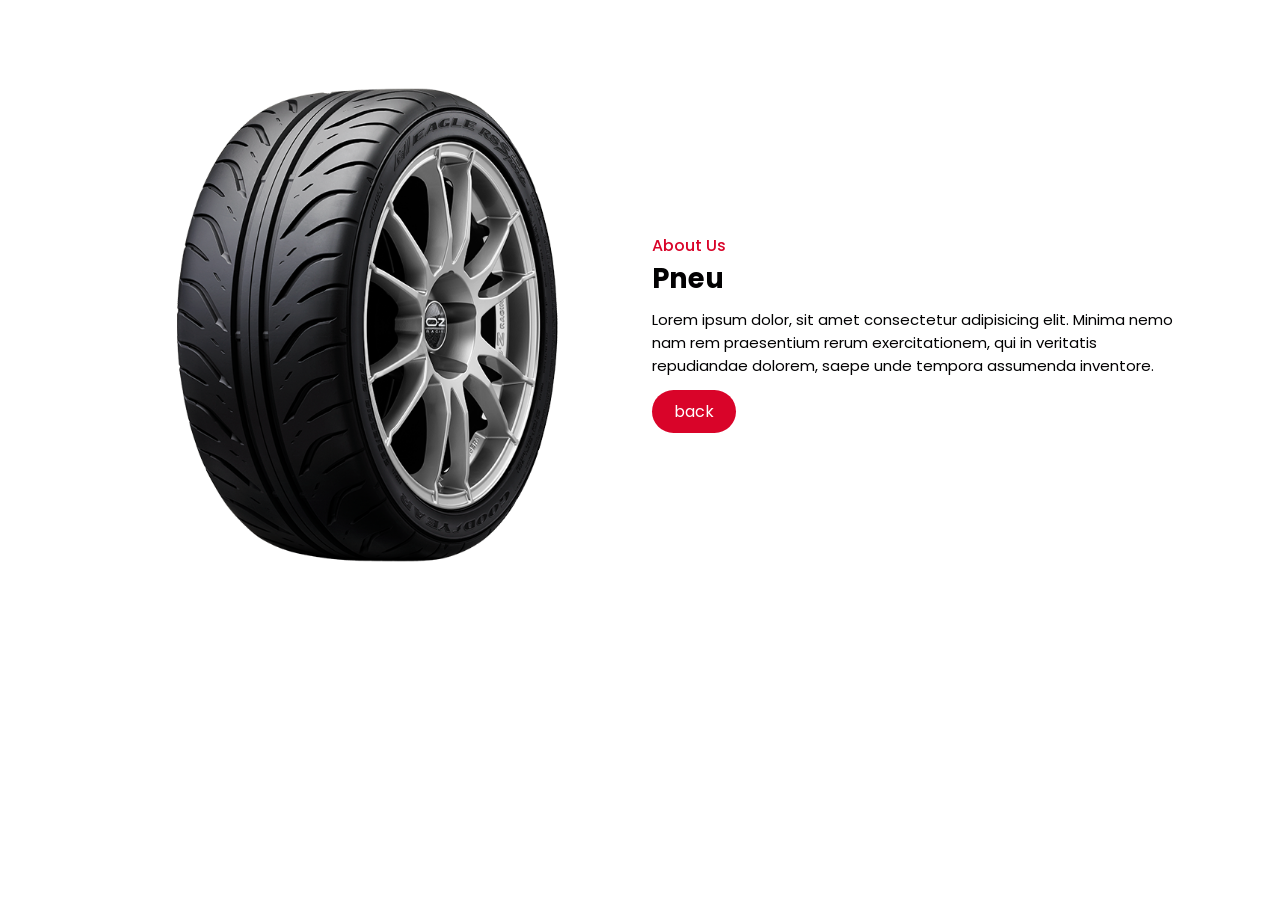
<file: pages/pneu.html>
<!DOCTYPE html>
<html lang="en">
  <head>
    <meta charset="UTF-8" />
    <meta http-equiv="X-UA-Compatible" content="IE=edge" />
    <meta name="viewport" content="width=device-width, initial-scale=1.0" />
    <title>Detalis</title>
 <!-- link do arquivo css -->
 <link rel="stylesheet" href="../css/detalis.css" />
      <!-- link box Icon -->
      <link
      href="https://unpkg.com/boxicons@2.1.4/css/boxicons.min.css"
      rel="stylesheet"
    />
  </head>
  <body>
   <!-- About -->
   <section class="about container" id="about">
    <div class="about-img">
      <img src="../assets/part6.png" alt="" />
    </div>

    <div class="about-text">
      <span>About Us</span>
      <h2>
       Pneu
      </h2>
      <p>
        Lorem ipsum dolor, sit amet consectetur adipisicing elit. Minima nemo
        nam rem praesentium rerum exercitationem, qui in veritatis repudiandae
        dolorem, saepe unde tempora assumenda inventore.
      </p>
      <!-- About Button-->
      <a href="/index.html" class="btn">back</a>
    </div>
  </section>
  </body>
</html>
</file>
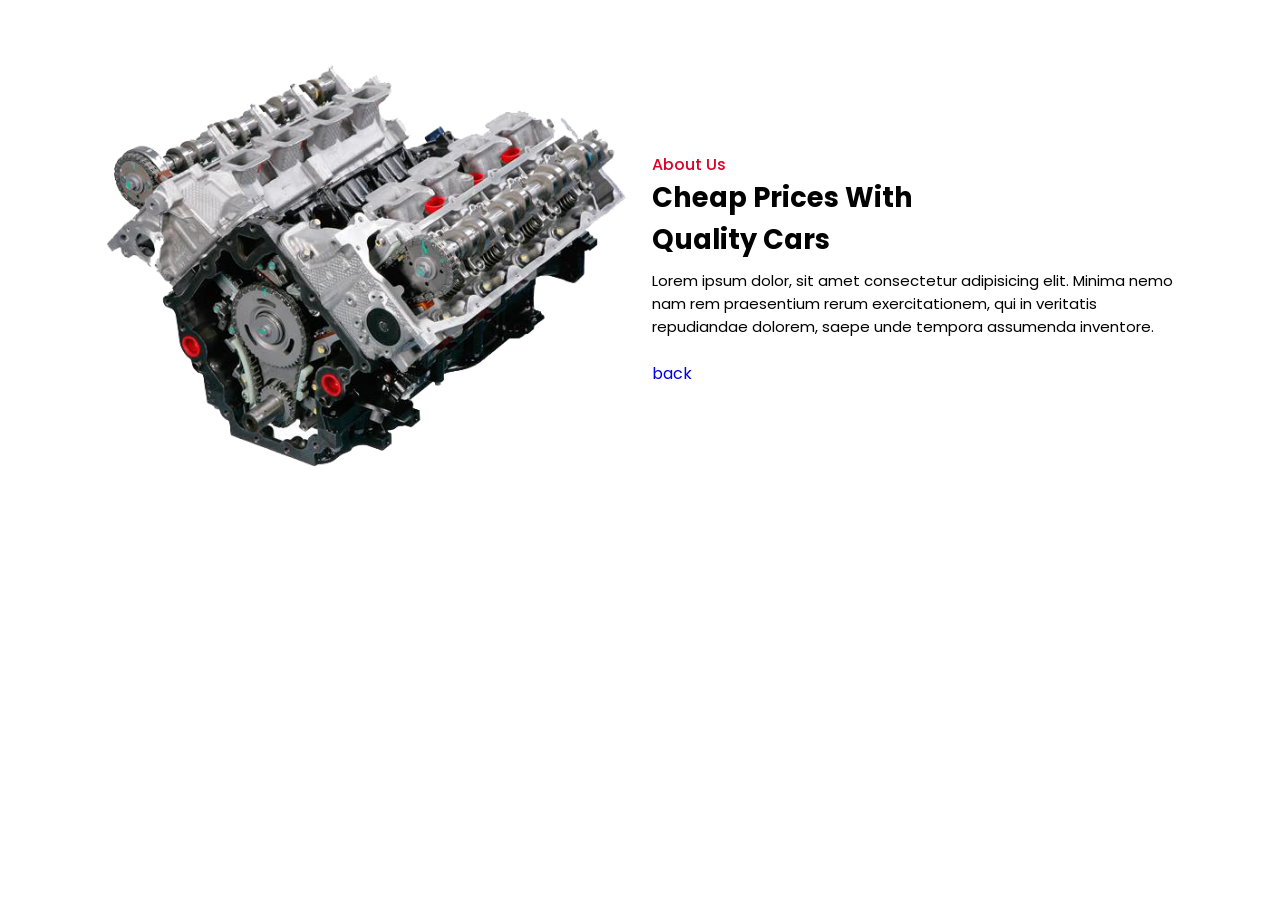
<file: src/pages/autoSpare1.html>
<!DOCTYPE html>
<html lang="en">
  <head>
    <meta charset="UTF-8" />
    <meta http-equiv="X-UA-Compatible" content="IE=edge" />
    <meta name="viewport" content="width=device-width, initial-scale=1.0" />
    <title>Detalis</title>
 <!-- link do arquivo css -->
 <link rel="stylesheet" href="/src/css/detalis.css" />
      <!-- link box Icon -->
      <link
      href="https://unpkg.com/boxicons@2.1.4/css/boxicons.min.css"
      rel="stylesheet"
    />
  </head>
  <body>
   <!-- About -->
   <section class="about container" id="about">
    <div class="about-img">
      <img src="/src/assets/part1.png" alt="" />
    </div>

    <div class="about-text">
      <span>About Us</span>
      <h2>
        Cheap Prices With <br />
        Quality Cars
      </h2>
      <p>
        Lorem ipsum dolor, sit amet consectetur adipisicing elit. Minima nemo
        nam rem praesentium rerum exercitationem, qui in veritatis repudiandae
        dolorem, saepe unde tempora assumenda inventore.
      </p>
      <!-- About Button-->
      <a href="/src/index.html" class="btn">back</a>
    </div>
  </section>
  </body>
</html>
</file>
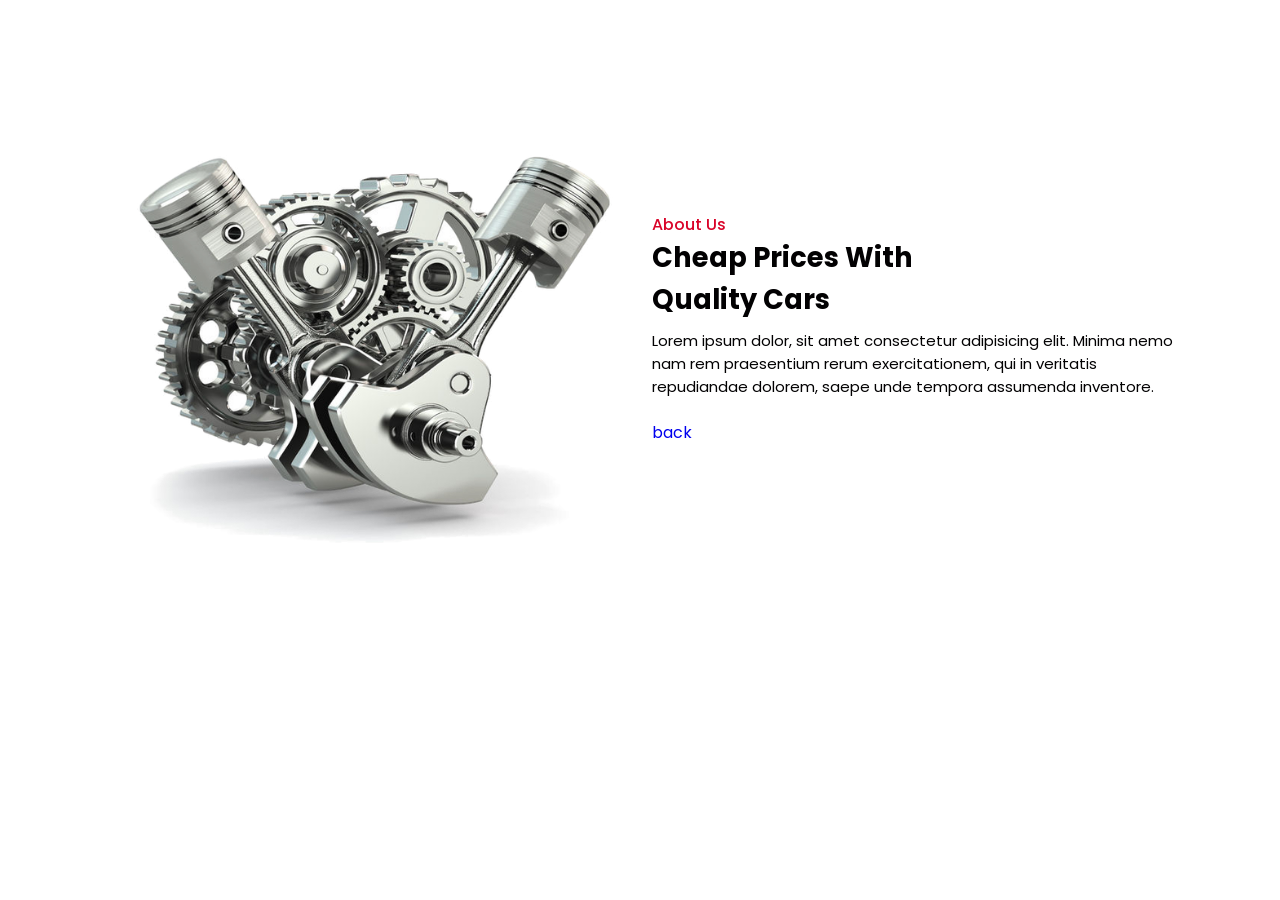
<file: src/pages/autoSpare2.html>
<!DOCTYPE html>
<html lang="en">
  <head>
    <meta charset="UTF-8" />
    <meta http-equiv="X-UA-Compatible" content="IE=edge" />
    <meta name="viewport" content="width=device-width, initial-scale=1.0" />
    <title>Detalis</title>
 <!-- link do arquivo css -->
 <link rel="stylesheet" href="/src/css/detalis.css" />
      <!-- link box Icon -->
      <link
      href="https://unpkg.com/boxicons@2.1.4/css/boxicons.min.css"
      rel="stylesheet"
    />
  </head>
  <body>
   <!-- About -->
   <section class="about container" id="about">
    <div class="about-img">
      <img src="/src/assets/part2.png" alt="" />
    </div>

    <div class="about-text">
      <span>About Us</span>
      <h2>
        Cheap Prices With <br />
        Quality Cars
      </h2>
      <p>
        Lorem ipsum dolor, sit amet consectetur adipisicing elit. Minima nemo
        nam rem praesentium rerum exercitationem, qui in veritatis repudiandae
        dolorem, saepe unde tempora assumenda inventore.
      </p>
      <!-- About Button-->
      <a href="/src/index.html" class="btn">back</a>
    </div>
  </section>
  </body>
</html>
</file>
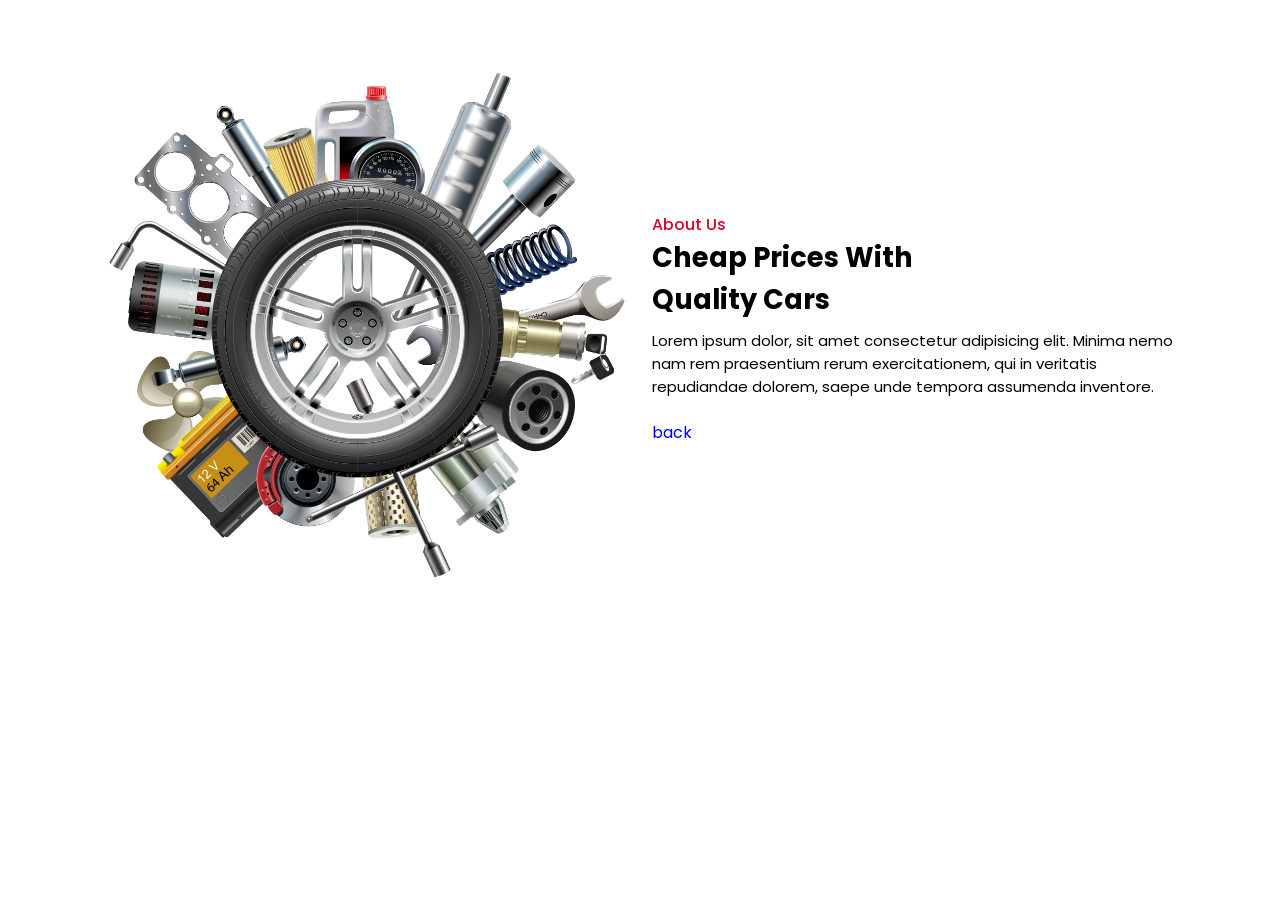
<file: src/pages/autoSpare3.html>
<!DOCTYPE html>
<html lang="en">
  <head>
    <meta charset="UTF-8" />
    <meta http-equiv="X-UA-Compatible" content="IE=edge" />
    <meta name="viewport" content="width=device-width, initial-scale=1.0" />
    <title>Detalis</title>
 <!-- link do arquivo css -->
 <link rel="stylesheet" href="/src/css/detalis.css" />
      <!-- link box Icon -->
      <link
      href="https://unpkg.com/boxicons@2.1.4/css/boxicons.min.css"
      rel="stylesheet"
    />
  </head>
  <body>
   <!-- About -->
   <section class="about container" id="about">
    <div class="about-img">
      <img src="/src/assets/part3.png" alt="" />
    </div>

    <div class="about-text">
      <span>About Us</span>
      <h2>
        Cheap Prices With <br />
        Quality Cars
      </h2>
      <p>
        Lorem ipsum dolor, sit amet consectetur adipisicing elit. Minima nemo
        nam rem praesentium rerum exercitationem, qui in veritatis repudiandae
        dolorem, saepe unde tempora assumenda inventore.
      </p>
      <!-- About Button-->
      <a href="/src/index.html" class="btn">back</a>
    </div>
  </section>
  </body>
</html>
</file>
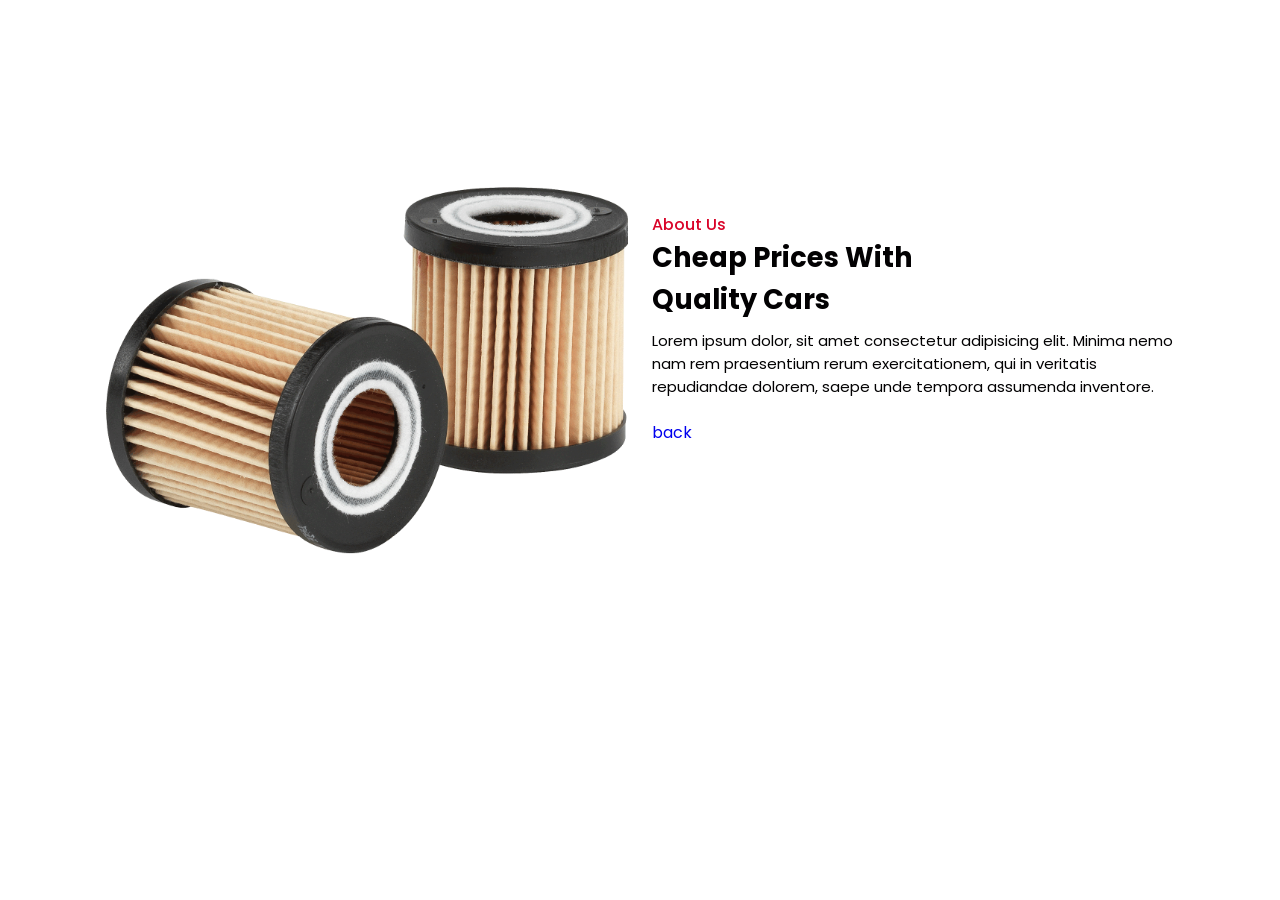
<file: src/pages/autoSpare4.html>
<!DOCTYPE html>
<html lang="en">
  <head>
    <meta charset="UTF-8" />
    <meta http-equiv="X-UA-Compatible" content="IE=edge" />
    <meta name="viewport" content="width=device-width, initial-scale=1.0" />
    <title>Detalis</title>
 <!-- link do arquivo css -->
 <link rel="stylesheet" href="/src/css/detalis.css" />
      <!-- link box Icon -->
      <link
      href="https://unpkg.com/boxicons@2.1.4/css/boxicons.min.css"
      rel="stylesheet"
    />
  </head>
  <body>
   <!-- About -->
   <section class="about container" id="about">
    <div class="about-img">
      <img src="/src/assets/part4.png" alt="" />
    </div>

    <div class="about-text">
      <span>About Us</span>
      <h2>
        Cheap Prices With <br />
        Quality Cars
      </h2>
      <p>
        Lorem ipsum dolor, sit amet consectetur adipisicing elit. Minima nemo
        nam rem praesentium rerum exercitationem, qui in veritatis repudiandae
        dolorem, saepe unde tempora assumenda inventore.
      </p>
      <!-- About Button-->
      <a href="/src/index.html" class="btn">back</a>
    </div>
  </section>
  </body>
</html>
</file>
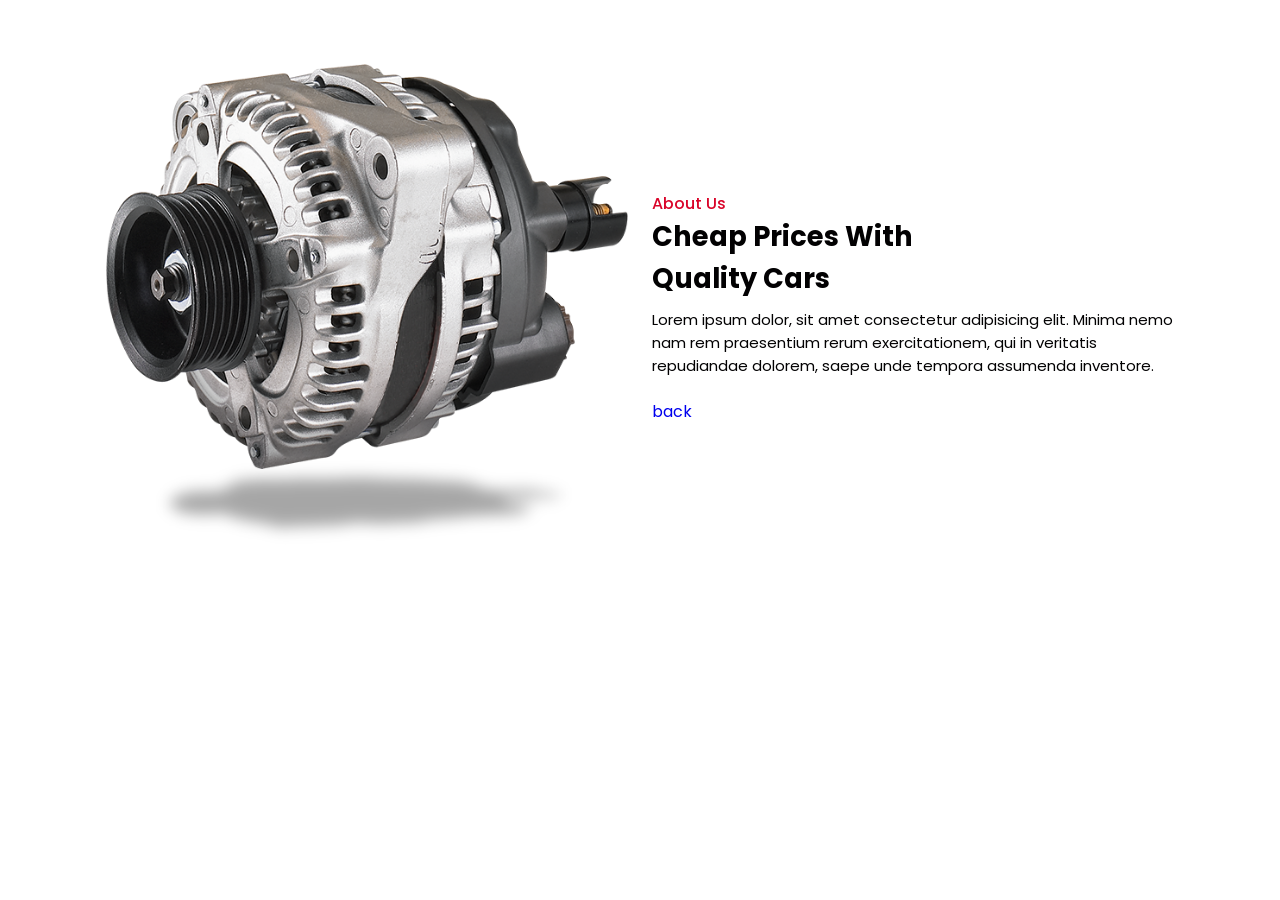
<file: src/pages/autoSpare5.html>
<!DOCTYPE html>
<html lang="en">
  <head>
    <meta charset="UTF-8" />
    <meta http-equiv="X-UA-Compatible" content="IE=edge" />
    <meta name="viewport" content="width=device-width, initial-scale=1.0" />
    <title>Detalis</title>
 <!-- link do arquivo css -->
 <link rel="stylesheet" href="/src/css/detalis.css" />
      <!-- link box Icon -->
      <link
      href="https://unpkg.com/boxicons@2.1.4/css/boxicons.min.css"
      rel="stylesheet"
    />
  </head>
  <body>
   <!-- About -->
   <section class="about container" id="about">
    <div class="about-img">
      <img src="/src/assets/part5.png" alt="" />
    </div>

    <div class="about-text">
      <span>About Us</span>
      <h2>
        Cheap Prices With <br />
        Quality Cars
      </h2>
      <p>
        Lorem ipsum dolor, sit amet consectetur adipisicing elit. Minima nemo
        nam rem praesentium rerum exercitationem, qui in veritatis repudiandae
        dolorem, saepe unde tempora assumenda inventore.
      </p>
      <!-- About Button-->
      <a href="/src/index.html" class="btn">back</a>
    </div>
  </section>
  </body>
</html>
</file>
<file: css/style.css>
@import url("https://fonts.googleapis.com/css2?family=Poppins:wght@400;500;700&display=swap");

* {
  font-family: "Poppins", sans-serif;
  margin: 0;
  padding: 0;
  scroll-padding-top: 1rem;
  scroll-behavior: smooth;
  list-style: none;
  text-decoration: none;
  box-sizing: border-box;
}

/* variaveis */

:root {
  --main-color: #d90429;
  --text-color: #020102;
  --bg-color: #fff;
}

/* Custom Scroll Bar */
html::-webkit-scrollbar {
  width: 0.5rem;
  background: transparent;
}
html::-webkit-scrollbar-thumb {
  border-radius: 5rem;
  background: var(--text-color);
}

section {
  padding: 4rem 0 2rem;
}
img {
  width: 100%;
}

body {
  color: var(--text-color);
}
.container {
  max-width: 1068px;
  margin-left: auto;
  margin-right: auto;
}
header {
  display: block;
  width: 100%;
  position: fixed;
  top: 0;
  left: 0;
  z-index: 100;
}
header.shadow {
  background: var(--bg-color);
  box-shadow: 2px 4px 20px rgba(15 54 55 / 10%);
  transition: 0.5s ease;
}

header.shadow #search-icon {
  color: var(--text-color);
}

/* nav */

.nav {
  display: flex;
  align-items: center;
  justify-content: space-between;
  padding: 20px 5px;
}
#menu-icon {
  font-size: 24px;
  cursor: pointer;
  color: var(--text-color);
  display: none;
}
.logo {
  font-size: 1.2rem;
  font-weight: 700;
  color: var(--text-color);
}
.logo span {
  color: var(--main-color);
}
.navbar {
  display: flex;
  column-gap: 2rem;
}
.navbar a {
  color: var(--text-color);
  font-size: 1rem;
  text-transform: uppercase;
  font-weight: 500;
}
.navbar a:hover,
.navbar .active {
  color: var(--main-color);
  border-bottom: 3px solid var(--main-color);
}

#search-icon {
  font-size: 24px;
  cursor: pointer;
  color: var(--bg-color);
}
.search-box {
  position: absolute;
  top: 110%;
  right: 0;
  left: 0;
  background: var(--bg-color);
  box-shadow: 4px 4px 20px rgb(15 54 55 / 10%);
  border: 1px solid var(--main-color);
  border-radius: 0.5rem;
  clip-path: circle(0% at 100% 0%);
}
.search-box.active {
  clip-path: circle(144% at 100% 0%);
}
.search-box input {
  width: 100%;
  padding: 20px;
  border: none;
  outline: none;
  background: transparent;
  font-size: 1rem;
}

/* home */

.home {
  max-width: 1370px;
  margin: 0 auto;
  width: 100%;
  min-height: 640px;
  display: flex;
  align-items: center;
  background: url("/assets/Background-home.png");
  background-repeat: no-repeat;
  background-size: cover;
  background-position: center left;
}
.home-text {
  padding-left: 130px;
}
.home-text h1 {
  font-size: 2.4rem;
}
.home-text span {
  color: var(--main-color);
}
.home-text p {
  font-size: 0.938rem;
  font-weight: 300;
  margin: 0.5rem 0 1.2rem;
}
.btn {
  padding: 10px 22px;
  background: var(--main-color);
  color: var(--bg-color);
  font-weight: 400;
  border-radius: 25px;
}
.btn:hover {
  background: #fd052f;
}

/* section cars*/

.heading {
  text-align: center;
}
.heading span {
  font-weight: 500;
  color: var(--main-color);
}
.heading p {
  font-size: 0.938rem;
  font-weight: 300;
}
.cars-container {
  display: flex;
  flex-wrap: wrap;
  gap: 2rem;
  margin-top: 2rem;
}
.cars-container .box {
  flex: 1 1 17rem;
  position: relative;
  height: 200px;
  border-radius: 0.5rem;
  overflow: hidden;
}
.cars-container .box img {
  width: 100%;
  height: 100%;
  object-fit: cover;
  overflow: hidden;
}
.cars-container .box img:hover {
  transform: scale(1.1);
  transition: 0.5s;
}
.cars-container .box h2 {
  position: absolute;
  bottom: 1rem;
  left: 1rem;
  font-weight: 400;
  font-size: 1rem;
  background: var(--bg-color);
  padding: 8px;
  border-radius: 0.5rem;
  cursor: pointer;
}
.cars-container .box:hover h2 {
  background: var(--main-color);
  color: var(--bg-color);
}

/* about */
.about {
  display: flex;
  flex-wrap: wrap;
  align-items: center;
  gap: 1.5rem;
}
.about-img {
  flex: 1 1 21rem;
}
.about-text {
  flex: 1 1 21rem;
}
.about-text span {
  font-weight: 500;
  color: var(--main-color);
}
.about-text h2 {
  font-size: 1.7rem;
}
.about-text p {
  font-size: 0.938rem;
  margin: 0.5rem 0 1.4rem;
}
/* 
parts container */

.parts-container {
  display: flex;
  flex-wrap: wrap;
  gap: 2rem;
  margin-top: 2rem;
}
.parts-container .box {
  flex: 1 1 17rem;
  position: relative;
  padding: 20px;
  display: flex;
  flex-direction: column;
  background: #f6f6ff;
  border-radius: 0.5rem;
}
.parts-container .box img {
  width: 100%;
  height: 150px;
  object-fit: contain;
  object-position: center;
  margin-bottom: 1rem;
}
.parts-container .box h3 {
  font-size: 1.2rem;
  font-weight: 600;
}

.parts-container .span {
  font-size: 1.2rem;
  font-weight: 600;
  color: var(--main-color);
}
.parts-container .box .bx {
  color: var(--main-color);
  margin: 0.8rem 0;
}
.parts-container .box .btn {
  max-width: 120px;
}
.parts-container .box .details {
  display: flex;
  align-items: center;
  position: absolute;
  bottom: 1.8rem;
  right: 1rem;
  font-size: 1rem;
  color: var(--text-color);
}

.parts-container .box .details:hover {
  color: var(--main-color);
  text-decoration: underline;
}
/* Blog Container  */

.blog-container {
  display: flex;
  flex-wrap: wrap;
  gap: 2rem;
  margin-top: 2rem;
}
.blog-container .box {
  flex: 1 1 13rem;
  padding: 20px;
}
.blog-container .box:hover {
  background: #f6f6f6;
}
.blog-container .box span {
  font-size: 0.8rem;
  color: var(--main-color);
}
.blog-container h3 {
  font-size: 1.2rem;
}
.blog-container .box p {
  font-size: 0.938rem;
  margin: 4px 0;
}
.blog-container .box .blog-btn {
  display: flex;
  align-items: center;
  column-gap: 4px;
  color: var(--text-color);
}
.blog-container .box .blog-btn .bx {
  font-size: 20px;
}

.blog-container .box .blog-btn:hover {
  color: var(--main-color);
  column-gap: 0.7rem;
  transition: 0.4s;
}

/* footer */
.footer {
  background: var(--text-color);
  color: #f6f6f6;
  border-top: 2px solid var(--main-color);
}
.footer-container {
  display: flex;
  justify-content: space-between;
  gap: 1rem;
}
.footer-container .logo {
  color: var(--bg-color);
  margin-bottom: 1rem;
}
.footer-container .footer-box {
  display: flex;
  flex-direction: column;
}
.social {
  display: flex;
  align-items: center;
}
.social a {
  font-size: 24px;
  color: var(--bg-color);
  margin-right: 1rem;
}
.social a:hover {
  color: var(--main-color);
}
.footer-box h3 {
  font-size: 1.1rem;
  font-weight: 400;
  margin-bottom: 1rem;
}
.footer-box a,
.footer-box p {
  color: #818181;
  margin-bottom: 10px;
}
.footer-box a:hover {
  color: var(--main-color);
}

.copyright {
  padding: 20px;
  text-align: center;
  color: #818181;
  background-color: var(--text-color);
}
/* // resposividade */
@media (max-width: 911px) {
  .nav {
    padding: 15px 20px;
  }
  section {
    padding: 3rem 0 1rem;
  }
  .home-text {
    padding-left: 2rem;
  }
  .home-text h1 {
    font-size: 2.1rem;
  }
}

@media (max-width: 1078px) {
  #search-icon {
    color: var(--text-color);
    margin-right: 9rem;
  }
}

@media (max-width: 1054px) {
  #search-icon {
    color: var(--text-color);
    margin-right: 8rem;
  }
}

@media (max-width: 1024px) {
  #search-icon {
    color: var(--text-color);
    margin-right: 4rem;
  }
}

@media (max-width: 980px) {
  #search-icon {
    color: var(--text-color);
    margin-right: 4rem;
  }
}

@media (max-width: 960px) {
  #search-icon {
    color: var(--text-color);
    margin-right: 2rem;
  }
}

@media (max-width: 920px) {
  #search-icon {
    color: var(--text-color);
    margin-right: 2rem;
  }
}
@media (max-width: 768px) {
  .search-box input {
    padding: 15px;
  }
  .nav {
    padding: 10px 0;
  }
  #menu-icon {
    display: initial;
  }
  .navbar {
    position: absolute;
    top: 100%;
    right: 0;
    left: 0;
    display: flex;
    flex-direction: column;
    background: var(--bg-color);
    row-gap: 0.5rem;
    text-align: center;
    box-shadow: 4px 4px 20px rgb(15 54 55 / 20%);
    clip-path: circle(0% at 0% 0%);
    transition: 0.6s;
  }
  .navbar a {
    display: block;
    padding: 15px;
  }
  .navbar a:hover,
  .navbar .active {
    border-bottom: none;
    background: var(--main-color);
    color: var(--bg-color);
  }
  .navbar.active {
    clip-path: circle(144% at 0% 0%);
  }
  .blog-container .box {
    padding: 4px;
  }
}
@media (max-width: 727px) {
  .heading span {
    font-size: 0.9rem;
  }
  .heading h2 {
    font-size: 1.4rem;
  }
  .about {
    flex-direction: column-reverse;
  }
  .about-text {
    text-align: center;
  }
  .about-text h2 {
    font-size: 1.4rem;
  }
}

@media (max-width: 607px) {
  .footer-container {
    display: grid;
    grid-template-columns: 1fr 1fr;
  }
}

@media (max-width: 360px) {
  .search-box input {
    padding: 11px;
  }
  .home {
    min-height: 500px;
  }
  .home-text h1 {
    font-size: 1.8rem;
  }
  .home-text p br {
    display: contents;
  }
}
</file>
<file: src/css/style.css>
@import url("https://fonts.googleapis.com/css2?family=Poppins:wght@400;500;700&display=swap");

* {
  font-family: "Poppins", sans-serif;
  margin: 0;
  padding: 0;
  scroll-padding-top: 1rem;
  scroll-behavior: smooth;
  list-style: none;
  text-decoration: none;
  box-sizing: border-box;
}

/* variaveis */

:root {
  --main-color: #d90429;
  --text-color: #020102;
  --bg-color: #fff;
}
section {
  padding: 4rem 0 2rem;
}
img {
  width: 100%;
}

body {
  color: var(--text-color);
}
.container {
  max-width: 1068px;
  margin-left: auto;
  margin-right: auto;
}
header {
  display: block;
  width: 100%;
  position: fixed;
  top: 0;
  left: 0;
  z-index: 100;
}

/* nav */

.nav {
  display: flex;
  align-items: center;
  justify-content: space-between;
  padding: 20px 5px;
}
#menu-icon {
  font-size: 24px;
  cursor: pointer;
  color: var(--text-color);
  display: none;
}
.logo {
  font-size: 1.2rem;
  font-weight: 700;
  color: var(--text-color);
}
.logo span {
  color: var(--main-color);
}
.navbar {
  display: flex;
  column-gap: 2rem;
}
.navbar a {
  color: var(--text-color);
  font-size: 1rem;
  text-transform: uppercase;
  font-weight: 500;
}
.navbar a:hover,
.navbar .active {
  color: var(--main-color);
  border-bottom: 3px solid var(--main-color);
}
#search-icon {
  font-size: 24px;
  cursor: pointer;
  color: var(--bg-color);
}
.search-box {
  position: absolute;
  top: 110%;
  right: 0;
  left: 0;
  background: var(--bg-color);
  box-shadow: 4px 4px 20px rgb(15 54 55 / 10%);
  border: 1px solid var(--main-color);
  border-radius: 0.5rem;
  clip-path: circle(0% at 100% 0%);
}
.search-box.active {
  clip-path: circle(144% at 100% 0%);
}
.search-box input {
  width: 100%;
  padding: 20px;
  border: none;
  outline: none;
  background: transparent;
  font-size: 1rem;
}

/* home */

.home {
  max-width: 1300px;
  margin: 0 auto;
  width: 100%;
  min-height: 640px;
  display: flex;
  align-items: center;
  background: url(/src/assets/Background-home.png);
  background-repeat: no-repeat;
  background-size: cover;
  background-position: center left;
}
.home-text {
  padding-left: 130px;
}
.home-text h1 {
  font-size: 2.4rem;
}
.home-text span {
  color: var(--main-color);
}
.home-text p {
  font-size: 0.938rem;
  font-weight: 300;
  margin: 0.5rem 0 1.2rem;
}
.btn {
  padding: 10px 22px;
  background: var(--main-color);
  color: var(--bg-color);
  font-weight: 400;
  border-radius: 25px;
}
.btn:hover {
  background: #fd052f;
}

/* section cars*/

.heading {
  text-align: center;
}
.heading span {
  font-weight: 500;
  color: var(--main-color);
}
.heading p {
  font-size: 0.938rem;
  font-weight: 300;
}
.cars-container {
  display: flex;
  flex-wrap: wrap;
  gap: 2rem;
  margin-top: 2rem;
}
.cars-container .box {
  flex: 1 1 17rem;
  position: relative;
  height: 200px;
  border-radius: 0.5rem;
  overflow: hidden;
}
.cars-container .box img {
  width: 100%;
  height: 100%;
  object-fit: cover;
  overflow: hidden;
}
.cars-container .box img:hover {
  transform: scale(1.1);
  transition: 0.5s;
}
.cars-container .box h2 {
  position: absolute;
  bottom: 1rem;
  left: 1rem;
  font-weight: 400;
  font-size: 1rem;
  background: var(--bg-color);
  padding: 8px;
  border-radius: 0.5rem;
  cursor: pointer;
}
.cars-container .box:hover h2 {
  background: var(--main-color);
  color: var(--bg-color);
}

/* about */
.about {
  display: flex;
  flex-wrap: wrap;
  align-items: center;
  gap: 1.5rem;
}
.about-img {
  flex: 1 1 21rem;
}
.about-text {
  flex: 1 1 21rem;
}
.about-text span {
  font-weight: 500;
  color: var(--main-color);
}
.about-text h2 {
  font-size: 1.7rem;
}
.about-text p {
  font-size: 0.938rem;
  margin: 0.5rem 0 1.4rem;
}
/* 
parts container */

.parts-container {
  display: flex;
  flex-wrap: wrap;
  gap: 2rem;
  margin-top: 2rem;
}
.parts-container .box {
  flex: 1 1 17rem;
  position: relative;
  padding: 20px;
  display: flex;
  flex-direction: column;
  background: #f6f6ff;
  border-radius: 0.5rem;
}
.parts-container .box img {
  width: 100%;
  height: 150px;
  object-fit: contain;
  object-position: center;
  margin-bottom: 1rem;
}
.parts-container .box h3 {
  font-size: 1.2rem;
  font-weight: 600;
}

.parts-container .span {
  font-size: 1.2rem;
  font-weight: 600;
  color: var(--main-color);
}
.parts-container .box .bx {
  color: var(--main-color);
  margin: 0.8rem 0;
}
.parts-container .box .btn {
  max-width: 120px;
}
.parts-container .box .details {
  display: flex;
  align-items: center;
  position: absolute;
  bottom: 1.8rem;
  right: 1rem;
  font-size: 1rem;
  color: var(--text-color);
}

.parts-container .box .details:hover {
  color: var(--main-color);
  text-decoration: underline;
}
</file>
<file: css/detalis.css>
@import url("https://fonts.googleapis.com/css2?family=Poppins:wght@400;500;700&display=swap");

* {
  font-family: "Poppins", sans-serif;
  margin: 0;
  padding: 0;
  scroll-padding-top: 1rem;
  scroll-behavior: smooth;
  list-style: none;
  text-decoration: none;
  box-sizing: border-box;
}
:root {
    --main-color: #d90429;
    --text-color: #020102;
    --bg-color: #fff;
  }
  section {
    padding: 4rem 0 2rem;
  }
  img {
    width: 100%;
  }
  
  body {
    color: var(--text-color);
  }
  .container {
    max-width: 1068px;
    margin-left: auto;
    margin-right: auto;
  }
  header {
    display: block;
    width: 100%;
    position: fixed;
    top: 0;
    left: 0;
    z-index: 100;
  }

  
/* about */
.about {
    display: flex;
    flex-wrap: wrap;
    align-items: center;
    gap: 1.5rem;
  }
  .about-img {
    flex: 1 1 21rem;
  }
  .about-text {
    flex: 1 1 21rem;
  }
  .about-text span {
    font-weight: 500;
    color: var(--main-color);
  }
  .about-text h2 {
    font-size: 1.7rem;
  }
  .about-text p {
    font-size: 0.938rem;
    margin: 0.5rem 0 1.4rem;
  }

  .btn {
    padding: 10px 22px;
    background: var(--main-color);
    color: var(--bg-color);
    font-weight: 400;
    border-radius: 25px;
  }
  .btn:hover {
    background: #fd052f;
  }
</file>
<file: src/css/detalis.css>
@import url("https://fonts.googleapis.com/css2?family=Poppins:wght@400;500;700&display=swap");

* {
  font-family: "Poppins", sans-serif;
  margin: 0;
  padding: 0;
  scroll-padding-top: 1rem;
  scroll-behavior: smooth;
  list-style: none;
  text-decoration: none;
  box-sizing: border-box;
}
:root {
    --main-color: #d90429;
    --text-color: #020102;
    --bg-color: #fff;
  }
  section {
    padding: 4rem 0 2rem;
  }
  img {
    width: 100%;
  }
  
  body {
    color: var(--text-color);
  }
  .container {
    max-width: 1068px;
    margin-left: auto;
    margin-right: auto;
  }
  header {
    display: block;
    width: 100%;
    position: fixed;
    top: 0;
    left: 0;
    z-index: 100;
  }

  
/* about */
.about {
    display: flex;
    flex-wrap: wrap;
    align-items: center;
    gap: 1.5rem;
  }
  .about-img {
    flex: 1 1 21rem;
  }
  .about-text {
    flex: 1 1 21rem;
  }
  .about-text span {
    font-weight: 500;
    color: var(--main-color);
  }
  .about-text h2 {
    font-size: 1.7rem;
  }
  .about-text p {
    font-size: 0.938rem;
    margin: 0.5rem 0 1.4rem;
  }
</file>
